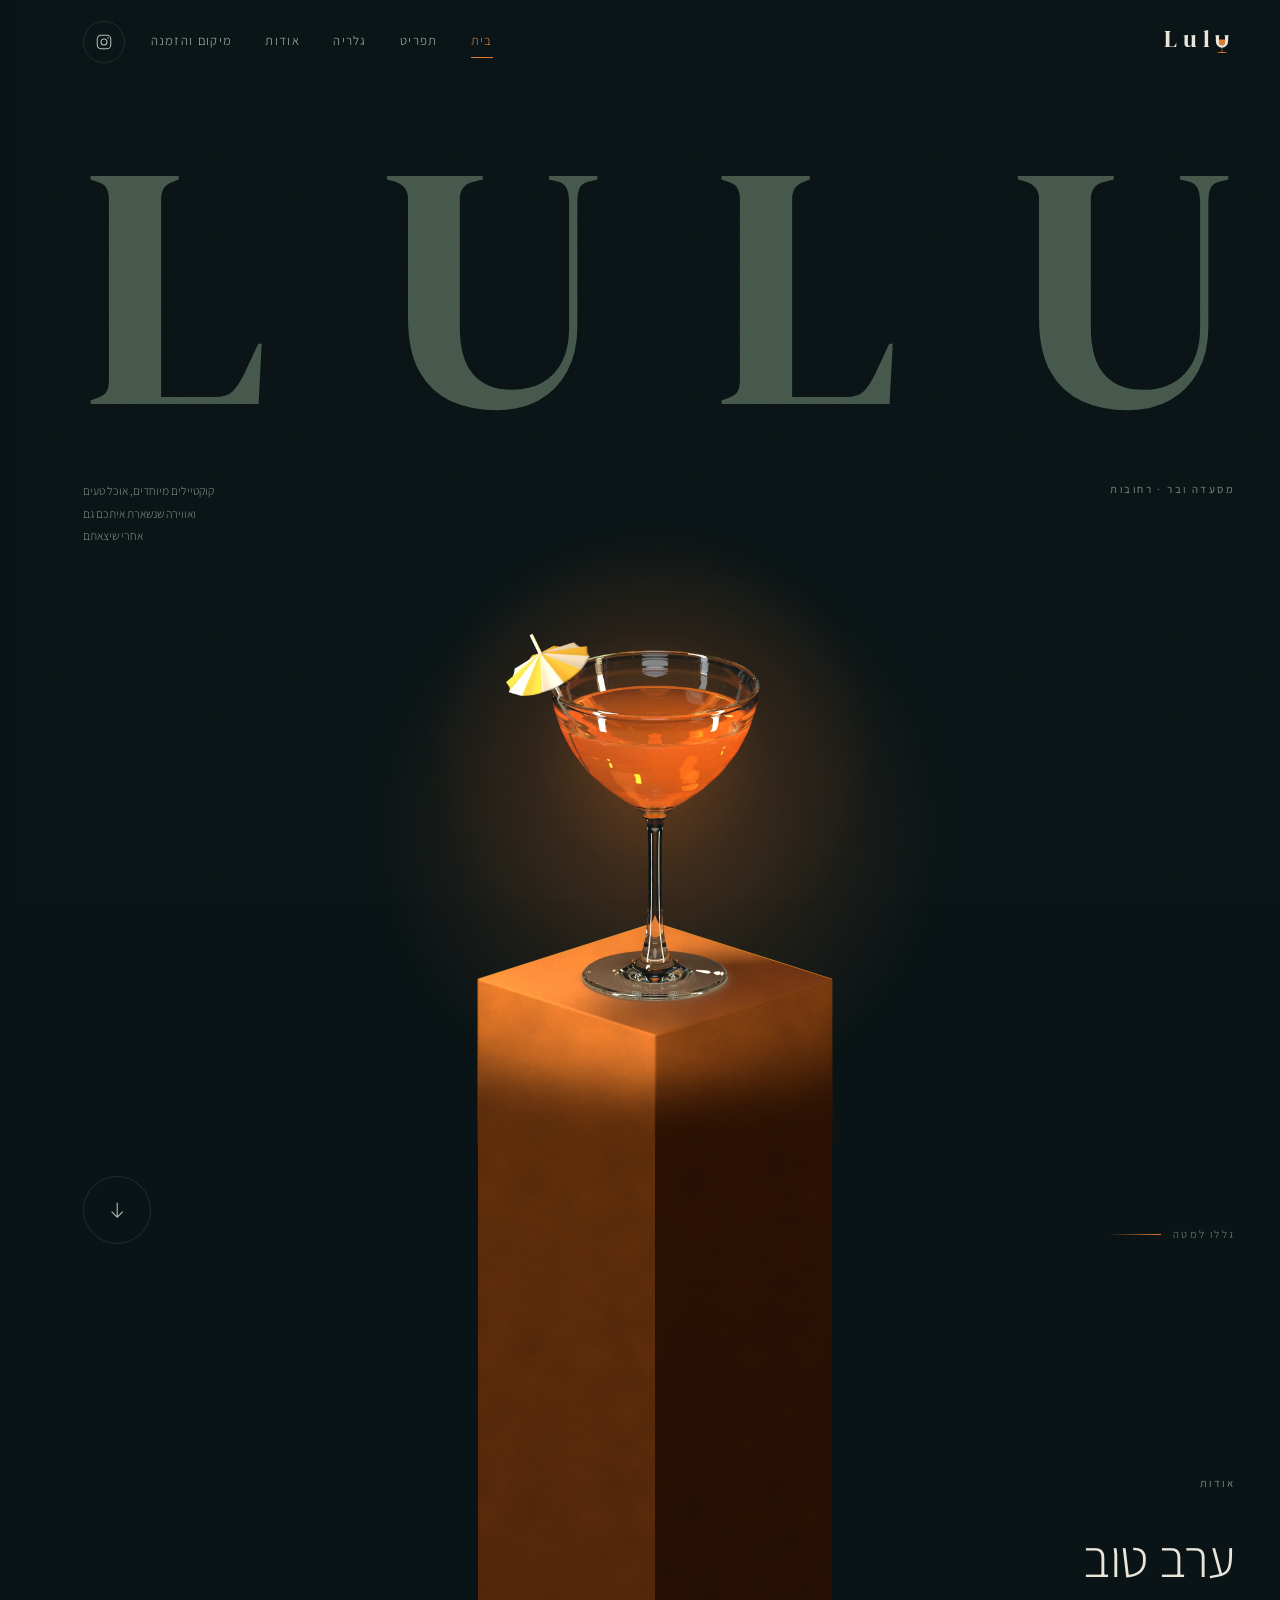
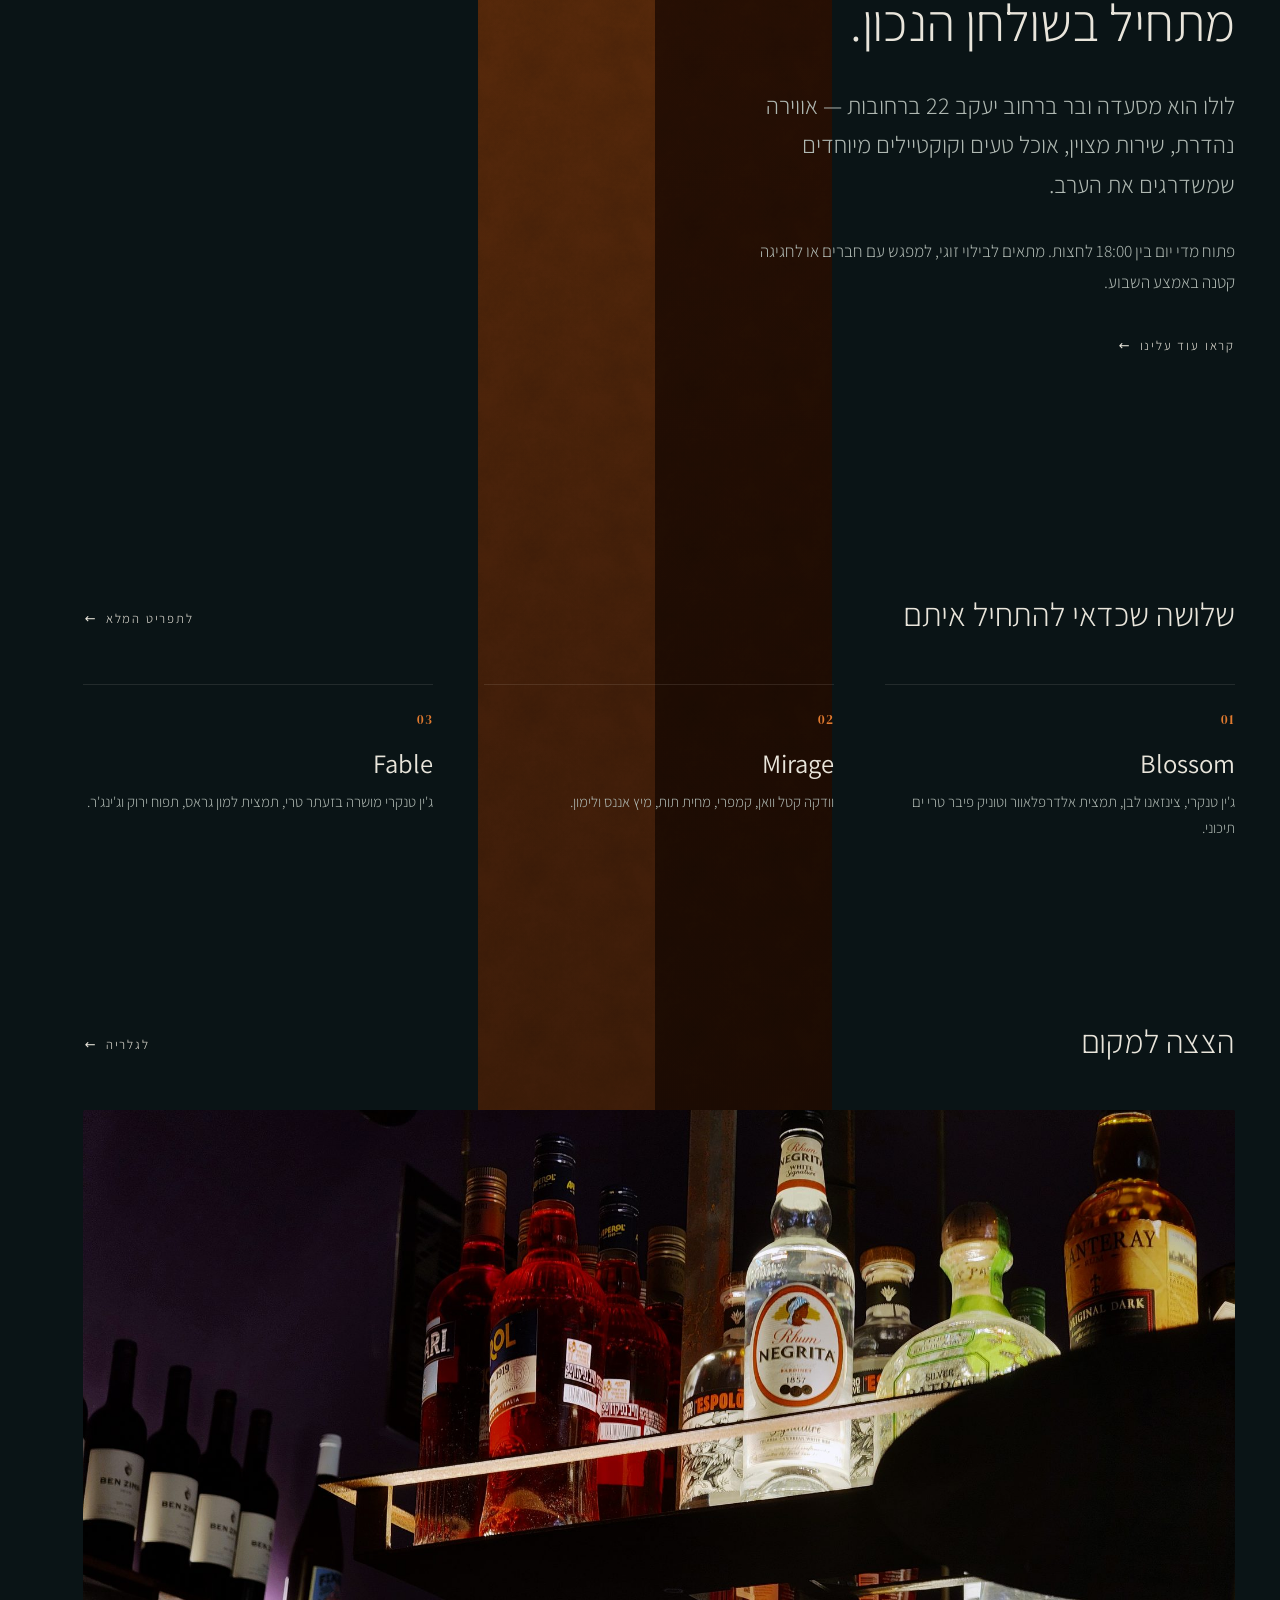
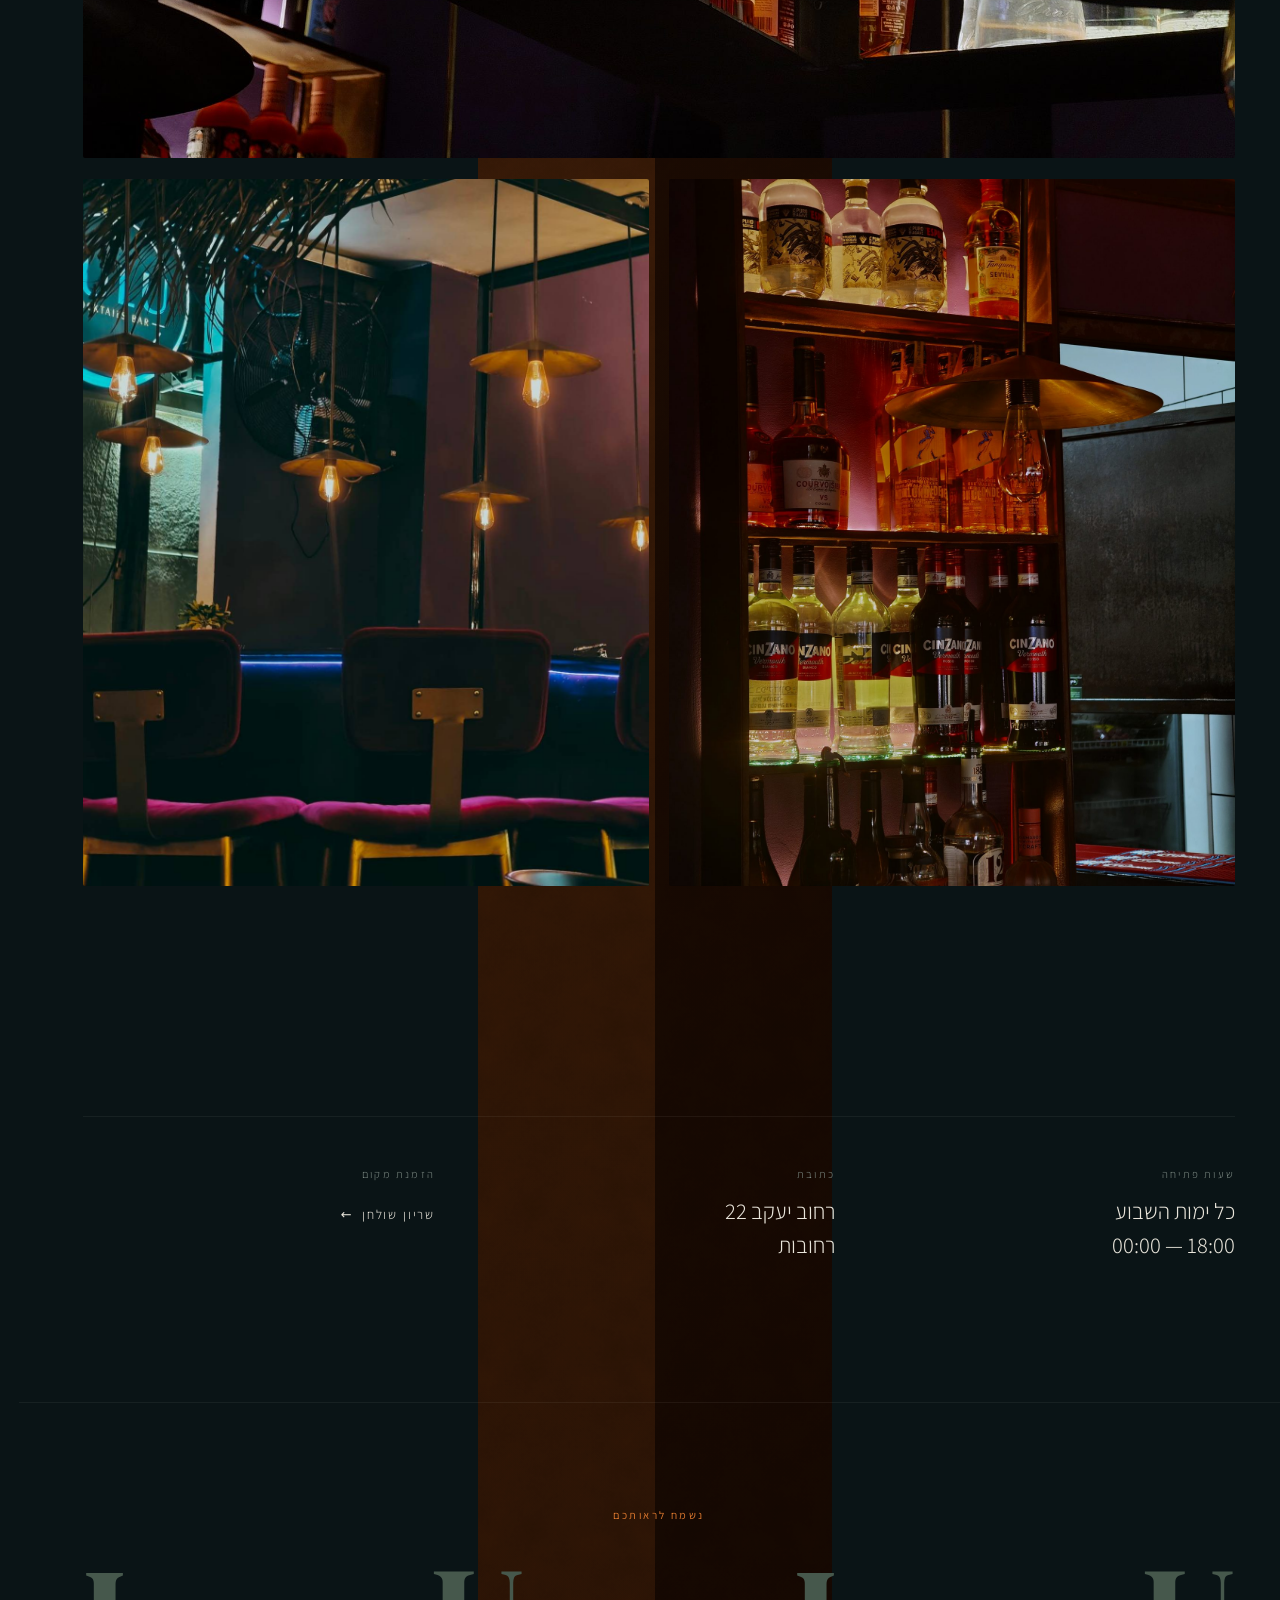
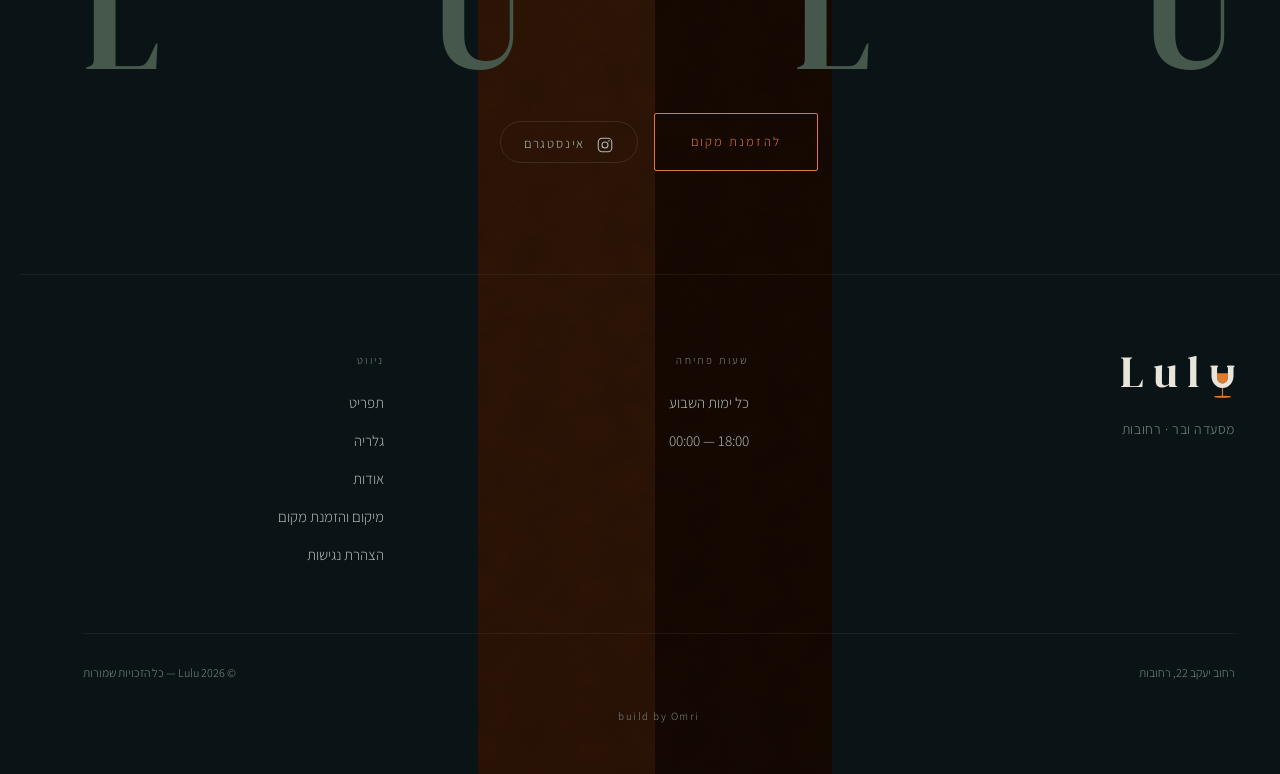
<file: index.html>
<!DOCTYPE html>
<html lang="he" dir="rtl">
<head>
<meta charset="UTF-8">
<meta name="viewport" content="width=device-width, initial-scale=1, viewport-fit=cover">
<title>Lulu — מסעדה ובר ברחובות</title>
<meta name="description" content="Lulu — מסעדה ובר ברחוב יעקב 22 ברחובות. קוקטיילים מיוחדים, אוכל טעים ואווירה נהדרת. פתוח כל יום בין 18:00 לחצות.">
<meta name="theme-color" content="#0a1416">
<meta name="color-scheme" content="dark">
<meta property="og:type" content="website">
<meta property="og:site_name" content="Lulu">
<meta property="og:locale" content="he_IL">
<meta property="og:title" content="Lulu — מסעדה ובר ברחובות">
<meta property="og:description" content="Lulu — מסעדה ובר ברחוב יעקב 22 ברחובות. קוקטיילים מיוחדים, אוכל טעים ואווירה נהדרת. פתוח כל יום בין 18:00 לחצות.">
<meta name="twitter:card" content="summary">

<link rel="preload" href="assets/fonts/DMSerifDisplay-Regular.woff2" as="font" type="font/woff2" crossorigin>
<link rel="preconnect" href="https://fonts.googleapis.com">
<link rel="preconnect" href="https://fonts.gstatic.com" crossorigin>
<link href="https://fonts.googleapis.com/css2?family=Assistant:wght@200;300;400;500;600&display=swap" rel="stylesheet">
<link rel="icon" href="assets/favicon.svg" type="image/svg+xml">
<link rel="stylesheet" href="assets/css/style.css">

<script>
  /* Enable reveal animations only if the site's JS actually runs.
     If main.js never confirms, drop the flag so nothing stays hidden. */
  (function () {
    var d = document.documentElement;
    if (window.matchMedia && window.matchMedia("(prefers-reduced-motion: reduce)").matches) return;
    d.classList.add("js");
    setTimeout(function () { if (!window.__luluReady) d.classList.remove("js"); }, 3000);
  })();
</script>
<script type="application/ld+json">
{
  "@context": "https://schema.org",
  "@type": "BarOrPub",
  "name": "Lulu",
  "description": "בר קוקטיילים אינטימי וקסום בלב רחובות, עם אווירה ביתית, חמימה ומיוחדת.",
  "servesCuisine": [
    "קוקטיילים",
    "אוכל"
  ],
  "address": {
    "@type": "PostalAddress",
    "streetAddress": "יעקב 22",
    "addressLocality": "רחובות",
    "addressCountry": "IL"
  },
  "openingHoursSpecification": [
    {
      "@type": "OpeningHoursSpecification",
      "dayOfWeek": [
        "Sunday",
        "Monday",
        "Tuesday",
        "Wednesday",
        "Thursday",
        "Friday",
        "Saturday"
      ],
      "opens": "18:00",
      "closes": "00:00"
    }
  ],
  "sameAs": [
    "https://www.instagram.com/lulu.cocktail.bar/"
  ]
}
</script>
</head>
<body>

<a class="skip-link" href="#main">דילוג לתוכן המרכזי</a>

<header class="nav" data-nav>
  <div class="nav__inner">
    <a class="brand" href="index.html">Lul<img class="brand__u" src="assets/brand-u.svg" alt="u" width="134" height="200"></a>

    <div class="nav__right">
      <nav class="nav__links" aria-label="ניווט ראשי">
        <a class="nav__link" href="index.html" aria-current="page">בית</a>
        <a class="nav__link" href="menu.html">תפריט</a>
        <a class="nav__link" href="gallery.html">גלריה</a>
        <a class="nav__link" href="about.html">אודות</a>
        <a class="nav__link" href="location.html">מיקום והזמנה</a>
      </nav>

      <!-- Instagram — deliberately inert until the account link is supplied -->
      <a class="ig-btn" href="https://www.instagram.com/lulu.cocktail.bar/" target="_blank" rel="noopener noreferrer" aria-label="אינסטגרם">
        <svg viewBox="0 0 24 24" fill="none" stroke="currentColor" stroke-width="1.4" aria-hidden="true">
          <rect x="3" y="3" width="18" height="18" rx="5"/>
          <circle cx="12" cy="12" r="4"/>
          <circle cx="17.3" cy="6.7" r="1.1" fill="currentColor" stroke="none"/>
        </svg>
      </a>

      <button class="nav__toggle" type="button" data-nav-toggle aria-label="פתיחת תפריט" aria-expanded="false">
        <span></span>
      </button>
    </div>
  </div>
</header>

<div class="mobile-menu" data-mobile-menu aria-hidden="true">
  <a href="index.html" aria-current="page">בית</a>
  <a href="menu.html">תפריט</a>
  <a href="gallery.html">גלריה</a>
  <a href="about.html">אודות</a>
  <a href="location.html">מיקום והזמנת מקום</a>
  <a class="ig-btn ig-btn--wide" href="https://www.instagram.com/lulu.cocktail.bar/" target="_blank" rel="noopener noreferrer">
    <svg viewBox="0 0 24 24" fill="none" stroke="currentColor" stroke-width="1.4" aria-hidden="true">
      <rect x="3" y="3" width="18" height="18" rx="5"/>
      <circle cx="12" cy="12" r="4"/>
      <circle cx="17.3" cy="6.7" r="1.1" fill="currentColor" stroke="none"/>
    </svg>
    אינסטגרם
  </a>
</div>

<!-- the block, carried on down the page behind the content -->
<div class="plinth" data-plinth aria-hidden="true"><span></span><span></span></div>

<main id="main">

  <!-- ============ hero ============ -->
  <section class="hero">
    <div class="wrap">
      <h1 class="visually-hidden">Lulu — מסעדה ובר ברחוב יעקב 22, רחובות</h1>

      <div class="wordmark" aria-hidden="true">
        <span>L</span><span>U</span><span>L</span><span>U</span>
      </div>

      <div class="hero__meta">
        <p class="eyebrow reveal reveal-d1">מסעדה ובר · רחובות</p>
        <span></span>
        <p class="hero__note reveal reveal-d2">
          קוקטיילים מיוחדים, אוכל טעים ואווירה שנשארת איתכם גם אחרי שיצאתם
        </p>
      </div>
    </div>

    <div class="wrap hero__stage">
      <div class="hero__glow" aria-hidden="true"></div>

      <!-- The coupe. Hand-drawn SVG: the reference is flat vector gradients,
           so this matches it far better than a lit 3D mesh — and it costs a
           few KB with no WebGL, no library and no per-frame render pass. -->
      <div class="hero__art reveal reveal-d2" aria-hidden="true">
        <div class="hero__art-lean" data-art>
          <svg viewBox="0 0 620 780" xmlns="http://www.w3.org/2000/svg" focusable="false">
            <defs>
              <radialGradient id="lu-glow" cx="50%" cy="50%" r="50%">
                <stop offset="0%" stop-color="#e07a2f" stop-opacity="0.34"/>
                <stop offset="52%" stop-color="#c25f22" stop-opacity="0.09"/>
                <stop offset="100%" stop-color="#e07a2f" stop-opacity="0"/>
              </radialGradient>

              <linearGradient id="lu-cube-top" x1="0.1" y1="0" x2="0.9" y2="1">
                <stop offset="0%" stop-color="#f0a044"/>
                <stop offset="55%" stop-color="#d1781f"/>
                <stop offset="100%" stop-color="#a85a17"/>
              </linearGradient>
              <!-- The tail of both faces flattens out, so the gradient arrives
                   at the join at roughly the same rate the CSS column leaves it.
                   A step in the rate of change creases the seam even when the
                   colours either side of it match exactly. -->
              <linearGradient id="lu-cube-left" x1="0" y1="0" x2="0" y2="1">
                <stop offset="0%" stop-color="#d97d22"/>
                <stop offset="44%" stop-color="#ac5a16"/>
                <stop offset="76%" stop-color="#6f350c"/>
                <stop offset="92%" stop-color="#66310b"/>
                <stop offset="100%" stop-color="#65300b"/>
              </linearGradient>
              <linearGradient id="lu-cube-right" x1="0" y1="0" x2="0" y2="1">
                <stop offset="0%" stop-color="#8a4411"/>
                <stop offset="46%" stop-color="#5c2609"/>
                <stop offset="78%" stop-color="#351506"/>
                <stop offset="92%" stop-color="#2f1204"/>
                <stop offset="100%" stop-color="#2e1204"/>
              </linearGradient>
            </defs>

            <!-- night glow behind the drink -->
            <circle cx="300" cy="290" r="285" fill="url(#lu-glow)"/>

            <!-- the drawn block: only seen if the render below fails to load -->
            <path d="M305,505 L525,575 L305,645 L85,575 Z" fill="url(#lu-cube-top)"/>
            <path d="M85,575 L305,645 L305,780 L85,780 Z" fill="url(#lu-cube-left)"/>
            <path d="M305,645 L525,575 L525,780 L305,780 Z" fill="url(#lu-cube-right)"/>

            <!-- The block, the glass, the drink and the parasol are one Cycles
                 render (tools/glass/make_glass.py), from this artwork's angle
                 and covering the drawn block exactly. -->
            <image id="lu-coupe" href="assets/img/coupe.webp" x="84.62" y="146.15" width="440.77" height="633.85"/>
          </svg>
        </div>
      </div>
    </div>

    <div class="wrap hero__foot">
      <p class="scroll-hint reveal reveal-d3">גללו למטה</p>
      <a class="circle-btn reveal reveal-d3" href="#intro" aria-label="המשך לתוכן">
        <svg viewBox="0 0 24 24" fill="none" stroke="currentColor" stroke-width="1.2" aria-hidden="true">
          <path d="M12 4v15M6 13.5l6 6 6-6"/>
        </svg>
      </a>
    </div>
  </section>

  <!-- ============ intro ============ -->
  <section class="section" id="intro">
    <div class="wrap">
      <div class="stack stack--measure">
        <p class="eyebrow reveal">אודות</p>
        <h2 class="h-serif reveal reveal-d1">ערב טוב<br>מתחיל בשולחן הנכון.</h2>
        <p class="lede reveal reveal-d2">
          לולו הוא מסעדה ובר ברחוב יעקב 22 ברחובות — אווירה נהדרת, שירות מצוין,
          אוכל טעים וקוקטיילים מיוחדים שמשדרגים את הערב.
        </p>
        <p class="reveal reveal-d2 dim">
          פתוח מדי יום בין 18:00 לחצות. מתאים לבילוי זוגי, למפגש עם חברים
          או לחגיגה קטנה באמצע השבוע.
        </p>
        <p class="reveal reveal-d3">
          <a class="link" href="about.html">קראו עוד עלינו <span class="arw" aria-hidden="true">→</span></a>
        </p>
      </div>
    </div>
  </section>

  <!-- ============ signature ============ -->
  <section class="section section--tight">
    <div class="wrap">
      <div class="page-head__row">
        <h2 class="h-serif h-serif--sm reveal">שלושה שכדאי להתחיל איתם</h2>
        <p class="reveal reveal-d1">
          <a class="link" href="menu.html">לתפריט המלא <span class="arw" aria-hidden="true">→</span></a>
        </p>
      </div>

      <div class="sig">
        <article class="sig__item reveal">
          <span class="sig__num">01</span>
          <h3 class="sig__name">Blossom</h3>
          <p class="sig__desc">ג'ין טנקרי, צינזאנו לבן, תמצית אלדרפלאוור וטוניק פיבר טרי ים תיכוני.</p>
        </article>

        <article class="sig__item reveal reveal-d1">
          <span class="sig__num">02</span>
          <h3 class="sig__name">Mirage</h3>
          <p class="sig__desc">וודקה קטל וואן, קמפרי, מחית תות, מיץ אננס ולימון.</p>
        </article>

        <article class="sig__item reveal reveal-d2">
          <span class="sig__num">03</span>
          <h3 class="sig__name">Fable</h3>
          <p class="sig__desc">ג'ין טנקרי מושרה בזעתר טרי, תמצית למון גראס, תפוח ירוק וג'ינג'ר.</p>
        </article>
      </div>
    </div>
  </section>

  <!-- ============ gallery strip ============ -->
  <section class="section section--tight">
    <div class="wrap">
      <div class="page-head__row">
        <h2 class="h-serif h-serif--sm reveal">הצצה למקום</h2>
        <p class="reveal reveal-d1">
          <a class="link" href="gallery.html">לגלריה <span class="arw" aria-hidden="true">→</span></a>
        </p>
      </div>

      <div class="grid-gal">
        <a class="tile tile--link tile--banner reveal" href="gallery.html">
          <img src="photos/bar-02.jpg" alt="מדפי הבר של לולו בשעת ערב" width="2000" height="1500" loading="lazy" decoding="async">
        </a>
        <a class="tile tile--link tile--p3 reveal reveal-d1" href="gallery.html">
          <img src="photos/bar-01.jpg" alt="מדף הבקבוקים מואר באור חם" width="1500" height="2000" loading="lazy" decoding="async">
        </a>
        <a class="tile tile--link tile--p3 reveal reveal-d2" href="gallery.html">
          <img src="photos/bar-04.jpg" alt="מושבי בר קטיפה ונברשות נורות תחת השלט של לולו" width="2000" height="1500" loading="lazy" decoding="async" style="object-position: 8% 50%">
        </a>
      </div>
    </div>
  </section>

  <!-- ============ visit ============ -->
  <section class="section">
    <div class="wrap">
      <div class="facts">
        <div class="reveal">
          <p class="fact__k">שעות פתיחה</p>
          <p class="fact__v">כל ימות השבוע<br>18:00 — 00:00</p>
        </div>
        <div class="reveal reveal-d1">
          <p class="fact__k">כתובת</p>
          <p class="fact__v">רחוב יעקב 22<br>רחובות</p>
        </div>
        <div class="reveal reveal-d2">
          <p class="fact__k">הזמנת מקום</p>
          <p class="fact__v">
            <a class="link" href="location.html">שריון שולחן <span class="arw" aria-hidden="true">→</span></a>
          </p>
        </div>
      </div>
    </div>
  </section>

  <!-- ============ band ============ -->
  <section class="band">
    <div class="wrap">
      <p class="eyebrow eyebrow--amber reveal">נשמח לראותכם</p>
      <div class="wordmark wordmark--sm reveal reveal-d1" aria-hidden="true">
        <span>L</span><span>U</span><span>L</span><span>U</span>
      </div>
      <div class="band__actions reveal reveal-d2">
        <a class="btn" href="location.html">להזמנת מקום</a>
        <a class="ig-btn ig-btn--wide" href="https://www.instagram.com/lulu.cocktail.bar/" target="_blank" rel="noopener noreferrer">
          <svg viewBox="0 0 24 24" fill="none" stroke="currentColor" stroke-width="1.4" aria-hidden="true">
            <rect x="3" y="3" width="18" height="18" rx="5"/>
            <circle cx="12" cy="12" r="4"/>
            <circle cx="17.3" cy="6.7" r="1.1" fill="currentColor" stroke="none"/>
          </svg>
          אינסטגרם
        </a>
      </div>
    </div>
  </section>

</main>

<footer class="footer">
  <div class="wrap">
    <div class="footer__grid">
      <div>
        <div class="footer__brand">Lul<img class="footer__brand-u" src="assets/brand-u.svg" alt="u" width="134" height="200"></div>
        <p class="footer__tag">מסעדה ובר · רחובות</p>
      </div>

      <div>
        <p class="footer__k">שעות פתיחה</p>
        <ul class="footer__list">
          <li><span>כל ימות השבוע</span></li>
          <li><span>18:00 — 00:00</span></li>
        </ul>
      </div>

      <div>
        <p class="footer__k">ניווט</p>
        <ul class="footer__list">
          <li><a href="menu.html">תפריט</a></li>
          <li><a href="gallery.html">גלריה</a></li>
          <li><a href="about.html">אודות</a></li>
          <li><a href="location.html">מיקום והזמנת מקום</a></li>
          <li><a href="accessibility.html">הצהרת נגישות</a></li>
        </ul>
      </div>
    </div>

    <div class="footer__bottom">
      <span>רחוב יעקב 22, רחובות</span>
      <span>© 2026 Lulu — כל הזכויות שמורות</span>
    </div>
    <p class="footer__credit">build by Omri</p>
  </div>
</footer>

<script src="assets/js/main.js"></script>

</body>
</html>
</file>
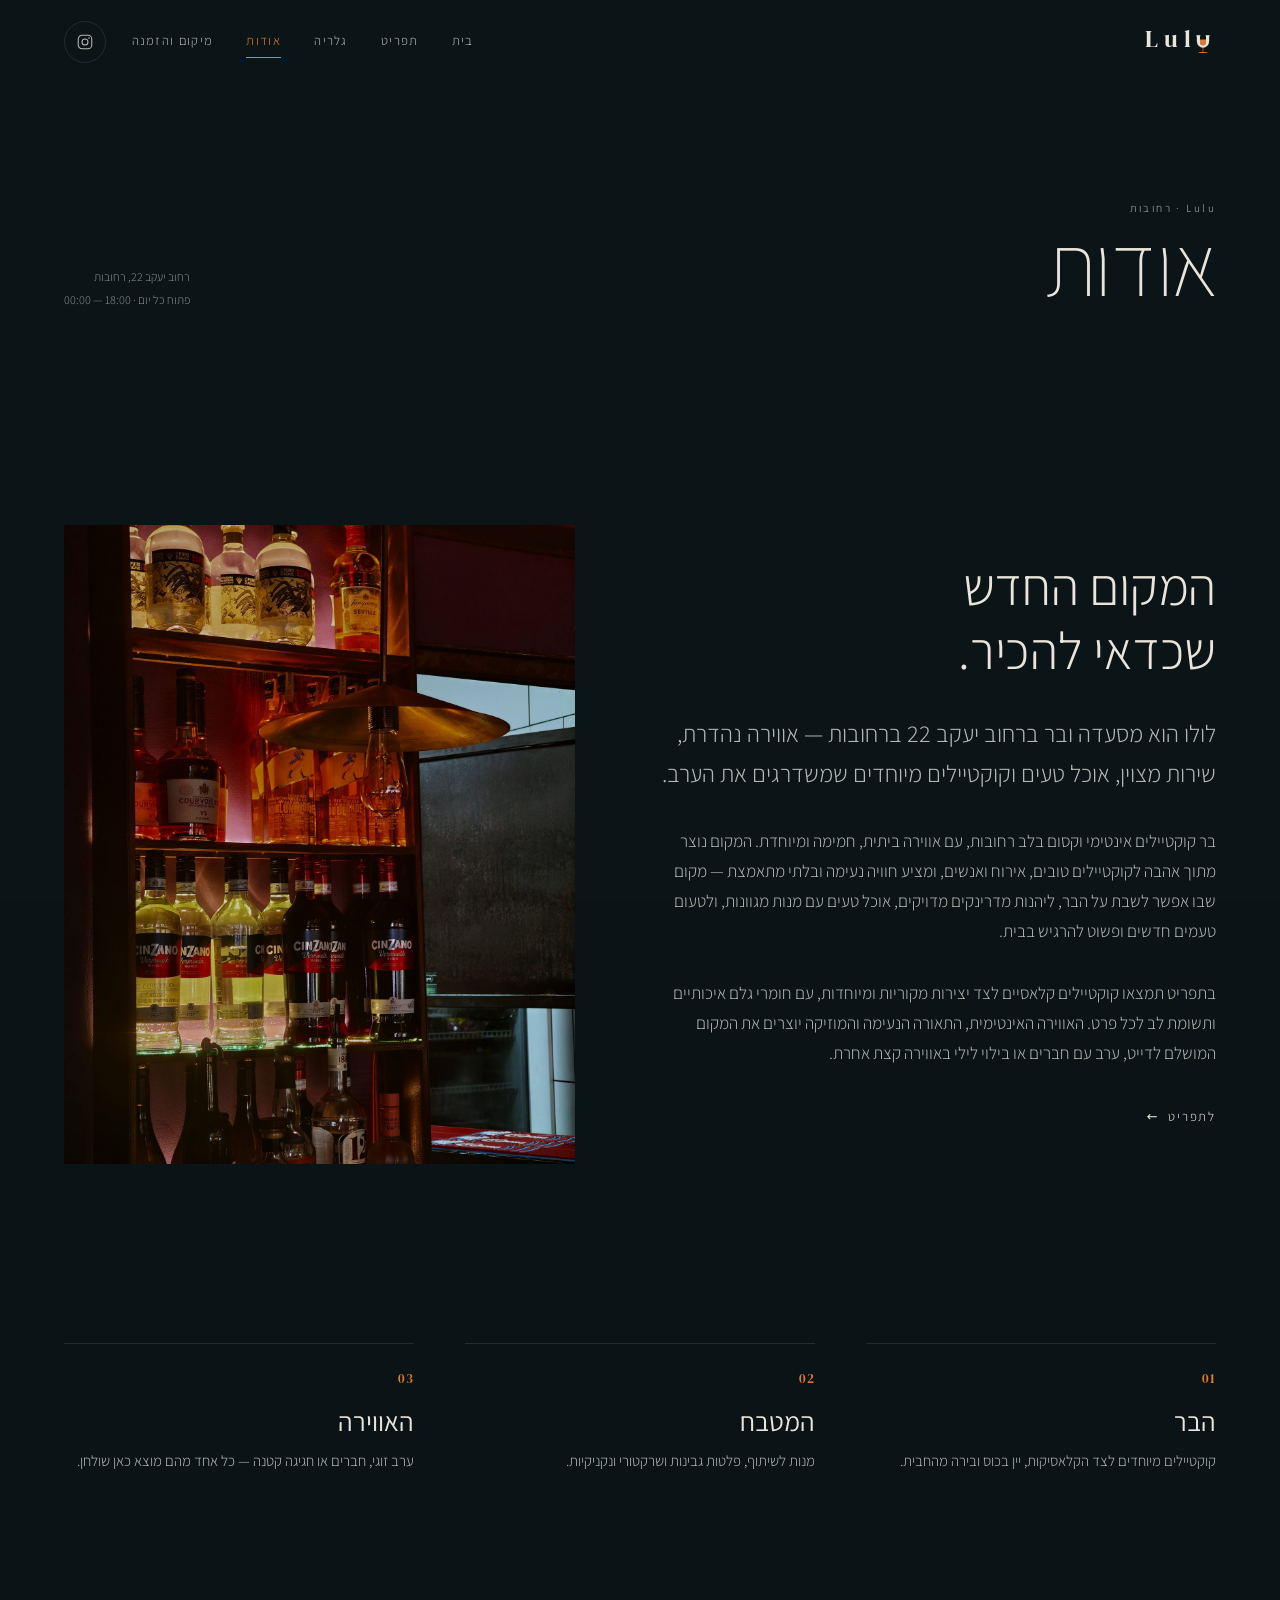
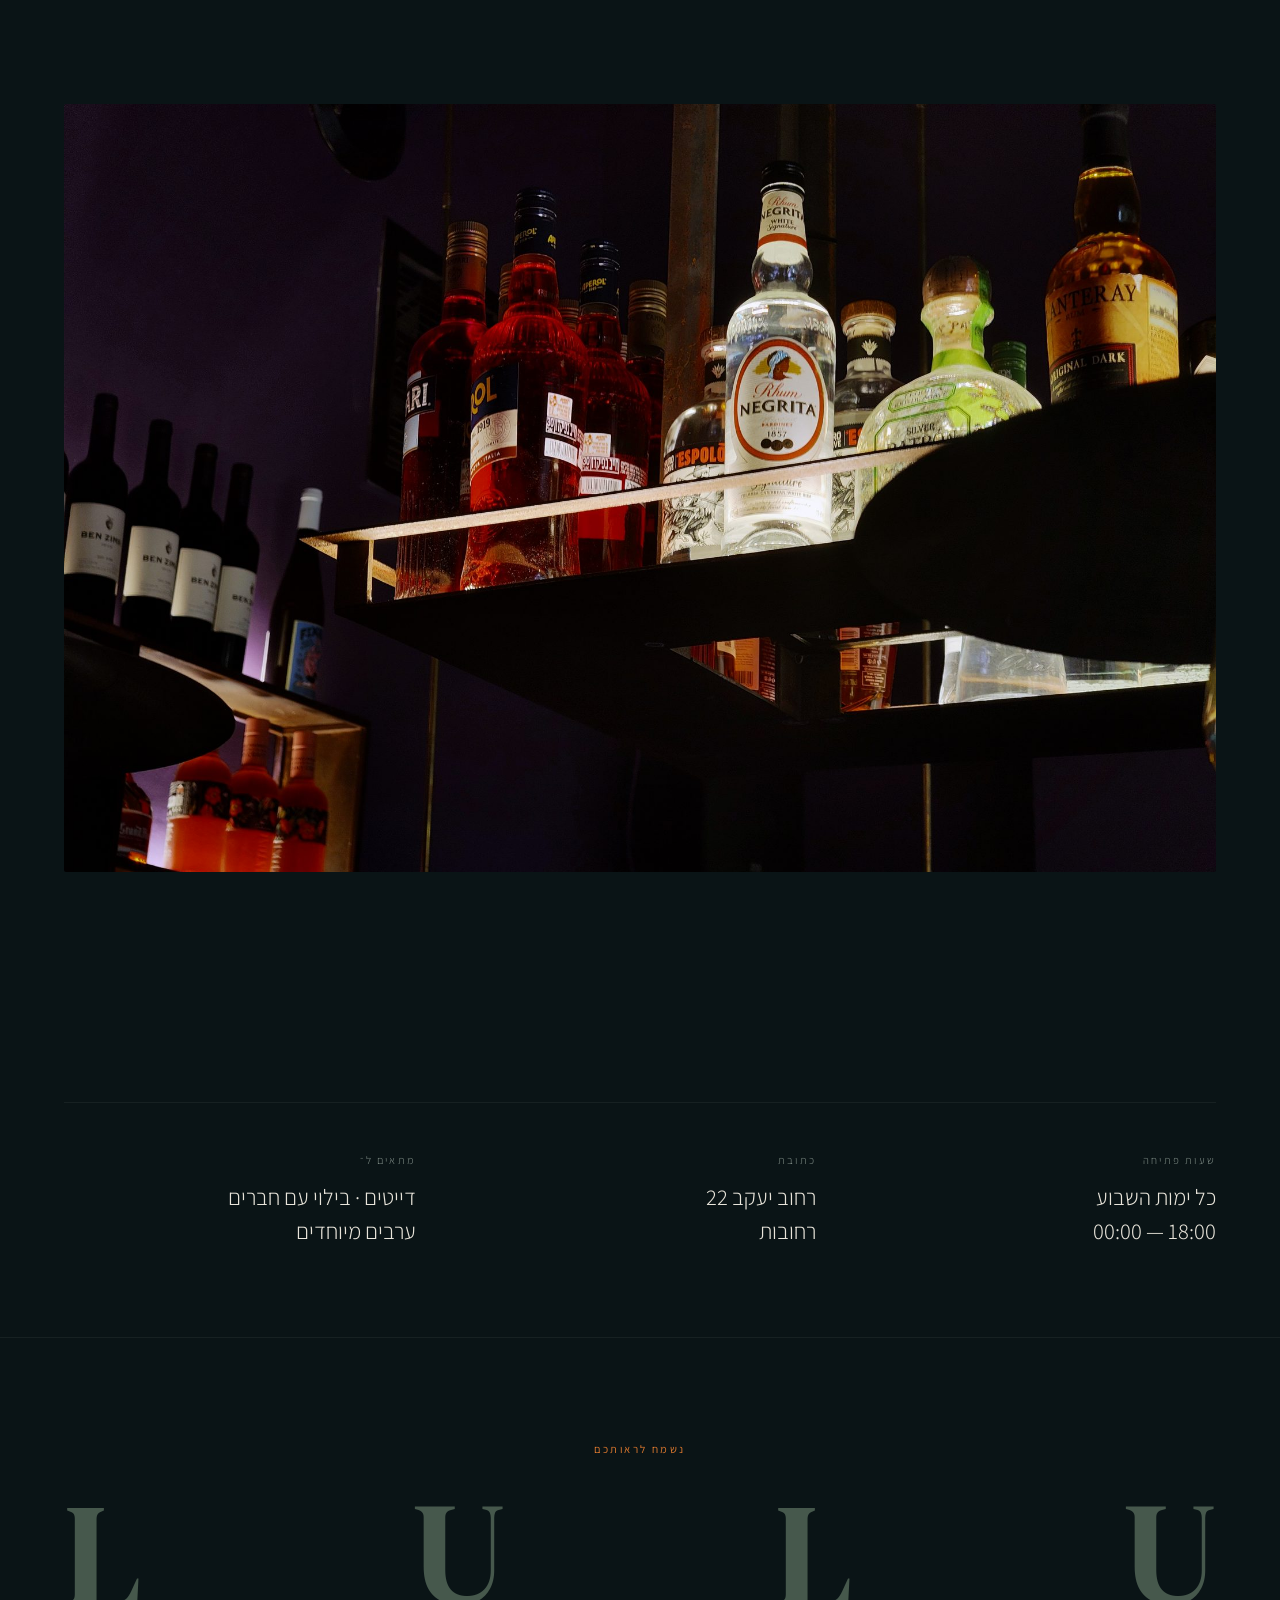
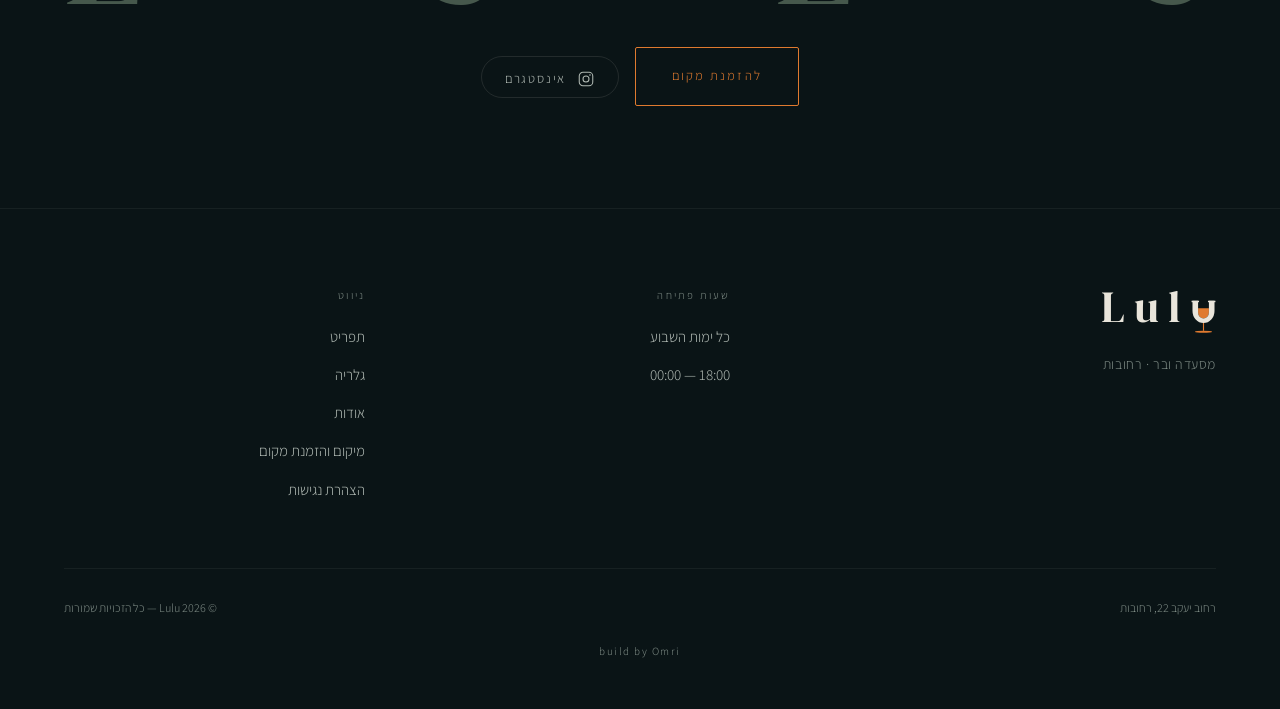
<file: about.html>
<!DOCTYPE html>
<html lang="he" dir="rtl">
<head>
<meta charset="UTF-8">
<meta name="viewport" content="width=device-width, initial-scale=1, viewport-fit=cover">
<title>אודות — Lulu</title>
<meta name="description" content="על Lulu — מסעדה ובר ברחוב יעקב 22 ברחובות. פתוח כל יום בין 18:00 לחצות.">
<meta name="theme-color" content="#0a1416">
<meta name="color-scheme" content="dark">
<meta property="og:type" content="website">
<meta property="og:site_name" content="Lulu">
<meta property="og:locale" content="he_IL">
<meta property="og:title" content="אודות — Lulu">
<meta property="og:description" content="על Lulu — מסעדה ובר ברחוב יעקב 22 ברחובות. פתוח כל יום בין 18:00 לחצות.">
<meta name="twitter:card" content="summary">

<link rel="preload" href="assets/fonts/DMSerifDisplay-Regular.woff2" as="font" type="font/woff2" crossorigin>
<link rel="preconnect" href="https://fonts.googleapis.com">
<link rel="preconnect" href="https://fonts.gstatic.com" crossorigin>
<link href="https://fonts.googleapis.com/css2?family=Assistant:wght@200;300;400;500;600&display=swap" rel="stylesheet">
<link rel="icon" href="assets/favicon.svg" type="image/svg+xml">
<link rel="stylesheet" href="assets/css/style.css">

<script>
  (function () {
    var d = document.documentElement;
    if (window.matchMedia && window.matchMedia("(prefers-reduced-motion: reduce)").matches) return;
    d.classList.add("js");
    setTimeout(function () { if (!window.__luluReady) d.classList.remove("js"); }, 3000);
  })();
</script>
</head>
<body>

<a class="skip-link" href="#main">דילוג לתוכן המרכזי</a>

<header class="nav" data-nav>
  <div class="nav__inner">
    <a class="brand" href="index.html">Lul<img class="brand__u" src="assets/brand-u.svg" alt="u" width="134" height="200"></a>
    <div class="nav__right">
      <nav class="nav__links" aria-label="ניווט ראשי">
        <a class="nav__link" href="index.html">בית</a>
        <a class="nav__link" href="menu.html">תפריט</a>
        <a class="nav__link" href="gallery.html">גלריה</a>
        <a class="nav__link" href="about.html" aria-current="page">אודות</a>
        <a class="nav__link" href="location.html">מיקום והזמנה</a>
      </nav>
      <a class="ig-btn" href="https://www.instagram.com/lulu.cocktail.bar/" target="_blank" rel="noopener noreferrer" aria-label="אינסטגרם">
        <svg viewBox="0 0 24 24" fill="none" stroke="currentColor" stroke-width="1.4" aria-hidden="true">
          <rect x="3" y="3" width="18" height="18" rx="5"/><circle cx="12" cy="12" r="4"/>
          <circle cx="17.3" cy="6.7" r="1.1" fill="currentColor" stroke="none"/>
        </svg>
      </a>
      <button class="nav__toggle" type="button" data-nav-toggle aria-label="פתיחת תפריט" aria-expanded="false">
        <span></span>
      </button>
    </div>
  </div>
</header>

<div class="mobile-menu" data-mobile-menu aria-hidden="true">
  <a href="index.html">בית</a>
  <a href="menu.html">תפריט</a>
  <a href="gallery.html">גלריה</a>
  <a href="about.html" aria-current="page">אודות</a>
  <a href="location.html">מיקום והזמנת מקום</a>
  <a class="ig-btn ig-btn--wide" href="https://www.instagram.com/lulu.cocktail.bar/" target="_blank" rel="noopener noreferrer">
    <svg viewBox="0 0 24 24" fill="none" stroke="currentColor" stroke-width="1.4" aria-hidden="true">
      <rect x="3" y="3" width="18" height="18" rx="5"/><circle cx="12" cy="12" r="4"/>
      <circle cx="17.3" cy="6.7" r="1.1" fill="currentColor" stroke="none"/>
    </svg>
    אינסטגרם
  </a>
</div>

<main id="main">

  <section class="page-head">
    <div class="wrap">
      <div class="page-head__row">
        <div>
          <p class="eyebrow reveal">Lulu · רחובות</p>
          <h1 class="page-title reveal reveal-d1">אודות</h1>
        </div>
        <p class="hero__note reveal reveal-d2">
          רחוב יעקב 22, רחובות<br>פתוח כל יום · 18:00 — 00:00
        </p>
      </div>
    </div>
  </section>

  <section class="section--tight">
    <div class="wrap split split--text-first">
      <div class="stack">
        <h2 class="h-serif reveal">המקום החדש<br>שכדאי להכיר.</h2>

        <p class="lede reveal reveal-d1">
          לולו הוא מסעדה ובר ברחוב יעקב 22 ברחובות — אווירה נהדרת, שירות מצוין,
          אוכל טעים וקוקטיילים מיוחדים שמשדרגים את הערב.
        </p>

        <!-- Real copy, supplied by the owner. -->
        <p class="reveal reveal-d2 dim">
          בר קוקטיילים אינטימי וקסום בלב רחובות, עם אווירה ביתית, חמימה
          ומיוחדת. המקום נוצר מתוך אהבה לקוקטיילים טובים, אירוח ואנשים,
          ומציע חוויה נעימה ובלתי מתאמצת — מקום שבו אפשר לשבת על הבר,
          ליהנות מדרינקים מדויקים, אוכל טעים עם מנות מגוונות, ולטעום
          טעמים חדשים ופשוט להרגיש בבית.
        </p>

        <p class="reveal reveal-d3 dim">
          בתפריט תמצאו קוקטיילים קלאסיים לצד יצירות מקוריות ומיוחדות, עם
          חומרי גלם איכותיים ותשומת לב לכל פרט. האווירה האינטימית, התאורה
          הנעימה והמוזיקה יוצרים את המקום המושלם לדייט, ערב עם חברים או
          בילוי לילי באווירה קצת אחרת.
        </p>

        <p class="reveal reveal-d4">
          <a class="link" href="menu.html">לתפריט <span class="arw" aria-hidden="true">→</span></a>
        </p>
      </div>

      <div class="figure figure--tall reveal reveal-d2">
        <img src="photos/bar-01.jpg" alt="מדף הבקבוקים של לולו מואר באור חם" width="1500" height="2000" loading="lazy" decoding="async">
      </div>
    </div>
  </section>

  <section class="section--tight">
    <div class="wrap">
      <div class="sig">
        <article class="sig__item reveal">
          <span class="sig__num">01</span>
          <h3 class="sig__name">הבר</h3>
          <p class="sig__desc">
            קוקטיילים מיוחדים לצד הקלאסיקות, יין בכוס ובירה מהחבית.
          </p>
        </article>

        <article class="sig__item reveal reveal-d1">
          <span class="sig__num">02</span>
          <h3 class="sig__name">המטבח</h3>
          <p class="sig__desc">
            מנות לשיתוף, פלטות גבינות ושרקטורי ונקניקיות.
          </p>
        </article>

        <article class="sig__item reveal reveal-d2">
          <span class="sig__num">03</span>
          <h3 class="sig__name">האווירה</h3>
          <p class="sig__desc">
            ערב זוגי, חברים או חגיגה קטנה — כל אחד מהם מוצא כאן שולחן.
          </p>
        </article>
      </div>
    </div>
  </section>

  <section class="section">
    <div class="wrap">
      <div class="figure figure--wide reveal">
        <img src="photos/bar-02.jpg" alt="מבט רחב על הבר של לולו" width="2000" height="1500" loading="lazy" decoding="async">
      </div>
    </div>
  </section>

  <section class="section--tight">
    <div class="wrap">
      <div class="facts">
        <div class="reveal">
          <p class="fact__k">שעות פתיחה</p>
          <p class="fact__v">כל ימות השבוע<br>18:00 — 00:00</p>
        </div>
        <div class="reveal reveal-d1">
          <p class="fact__k">כתובת</p>
          <p class="fact__v">רחוב יעקב 22<br>רחובות</p>
        </div>
        <div class="reveal reveal-d2">
          <p class="fact__k">מתאים ל־</p>
          <p class="fact__v">דייטים · בילוי עם חברים<br>ערבים מיוחדים</p>
        </div>
      </div>
    </div>
  </section>

  <section class="band">
    <div class="wrap">
      <p class="eyebrow eyebrow--amber reveal">נשמח לראותכם</p>
      <div class="wordmark wordmark--sm reveal reveal-d1" aria-hidden="true">
        <span>L</span><span>U</span><span>L</span><span>U</span>
      </div>
      <div class="band__actions reveal reveal-d2">
        <a class="btn" href="location.html">להזמנת מקום</a>
        <a class="ig-btn ig-btn--wide" href="https://www.instagram.com/lulu.cocktail.bar/" target="_blank" rel="noopener noreferrer">
          <svg viewBox="0 0 24 24" fill="none" stroke="currentColor" stroke-width="1.4" aria-hidden="true">
            <rect x="3" y="3" width="18" height="18" rx="5"/><circle cx="12" cy="12" r="4"/>
            <circle cx="17.3" cy="6.7" r="1.1" fill="currentColor" stroke="none"/>
          </svg>
          אינסטגרם
        </a>
      </div>
    </div>
  </section>

</main>

<footer class="footer">
  <div class="wrap">
    <div class="footer__grid">
      <div>
        <div class="footer__brand">Lul<img class="footer__brand-u" src="assets/brand-u.svg" alt="u" width="134" height="200"></div>
        <p class="footer__tag">מסעדה ובר · רחובות</p>
      </div>
      <div>
        <p class="footer__k">שעות פתיחה</p>
        <ul class="footer__list">
          <li><span>כל ימות השבוע</span></li>
          <li><span>18:00 — 00:00</span></li>
        </ul>
      </div>
      <div>
        <p class="footer__k">ניווט</p>
        <ul class="footer__list">
          <li><a href="menu.html">תפריט</a></li>
          <li><a href="gallery.html">גלריה</a></li>
          <li><a href="about.html">אודות</a></li>
          <li><a href="location.html">מיקום והזמנת מקום</a></li>
          <li><a href="accessibility.html">הצהרת נגישות</a></li>
        </ul>
      </div>
    </div>
    <div class="footer__bottom">
      <span>רחוב יעקב 22, רחובות</span>
      <span>© 2026 Lulu — כל הזכויות שמורות</span>
    </div>
    <p class="footer__credit">build by Omri</p>
  </div>
</footer>

<script src="assets/js/main.js"></script>
</body>
</html>
</file>
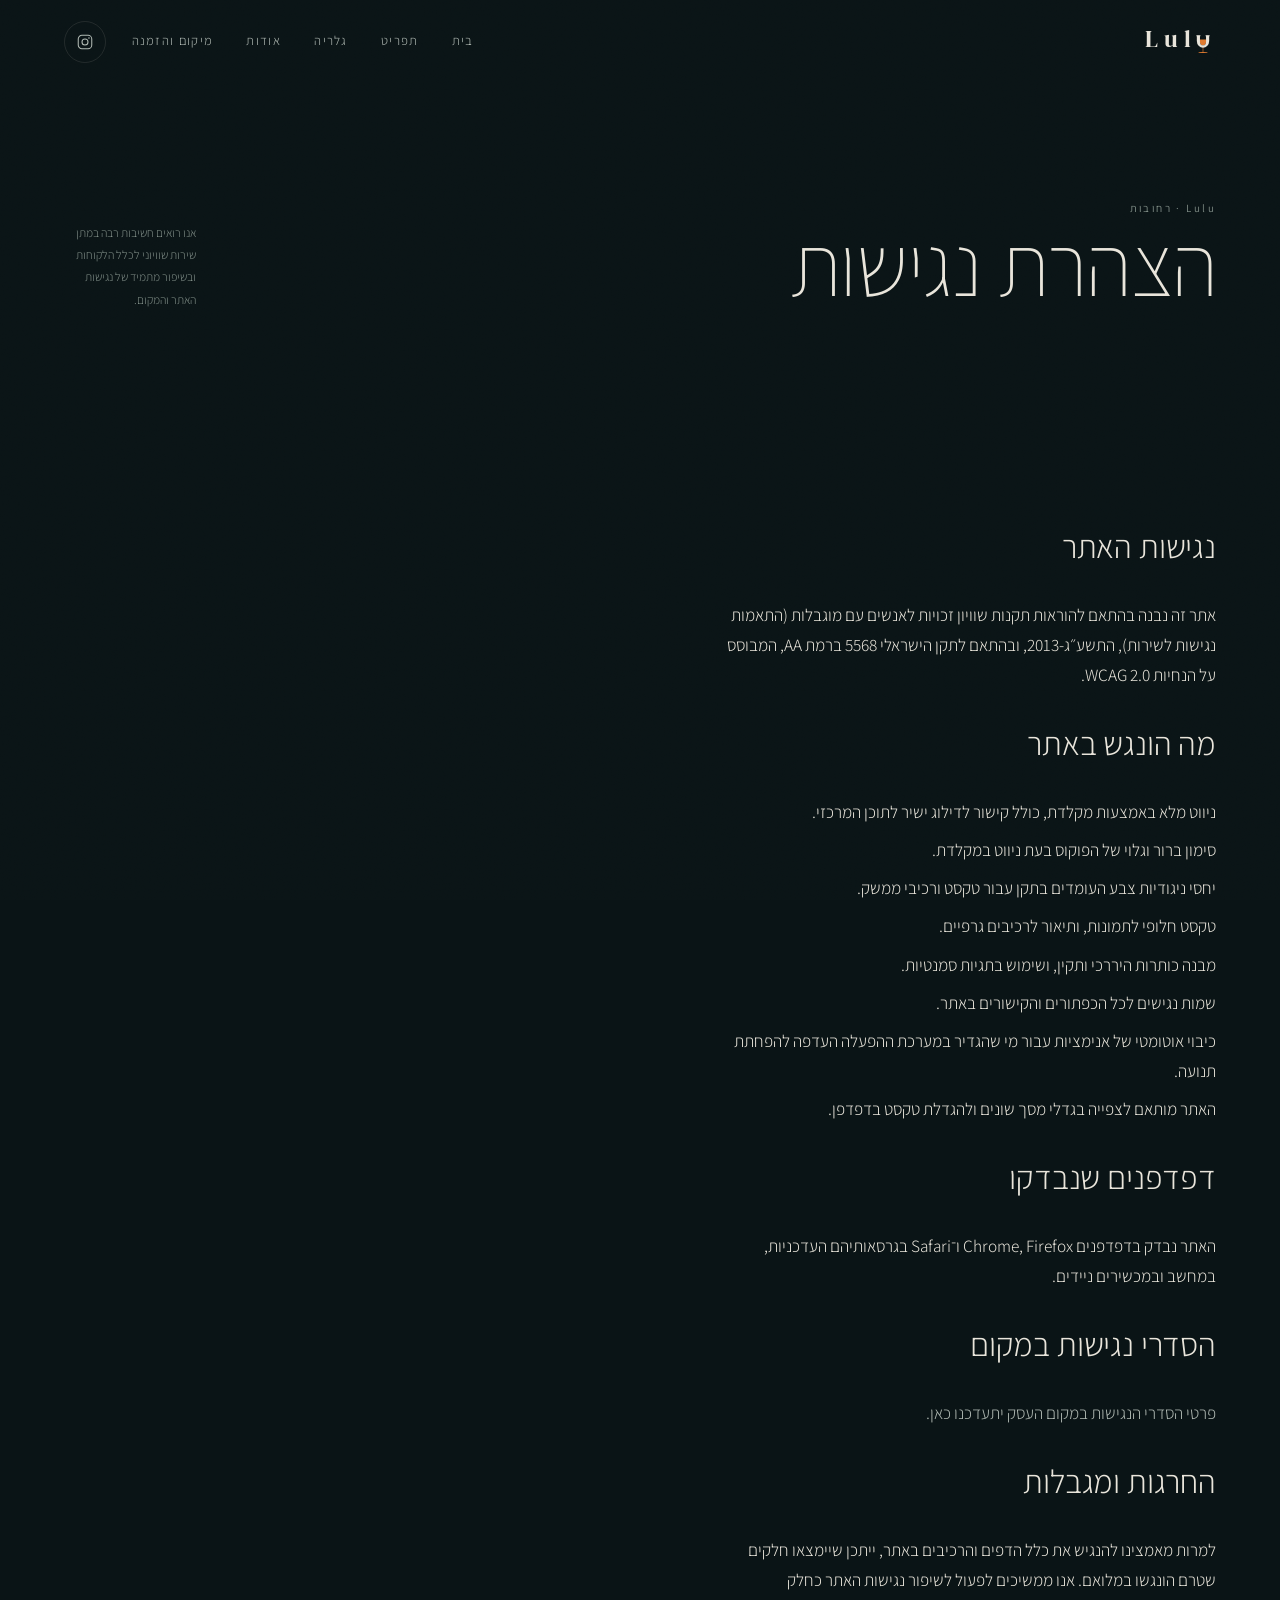
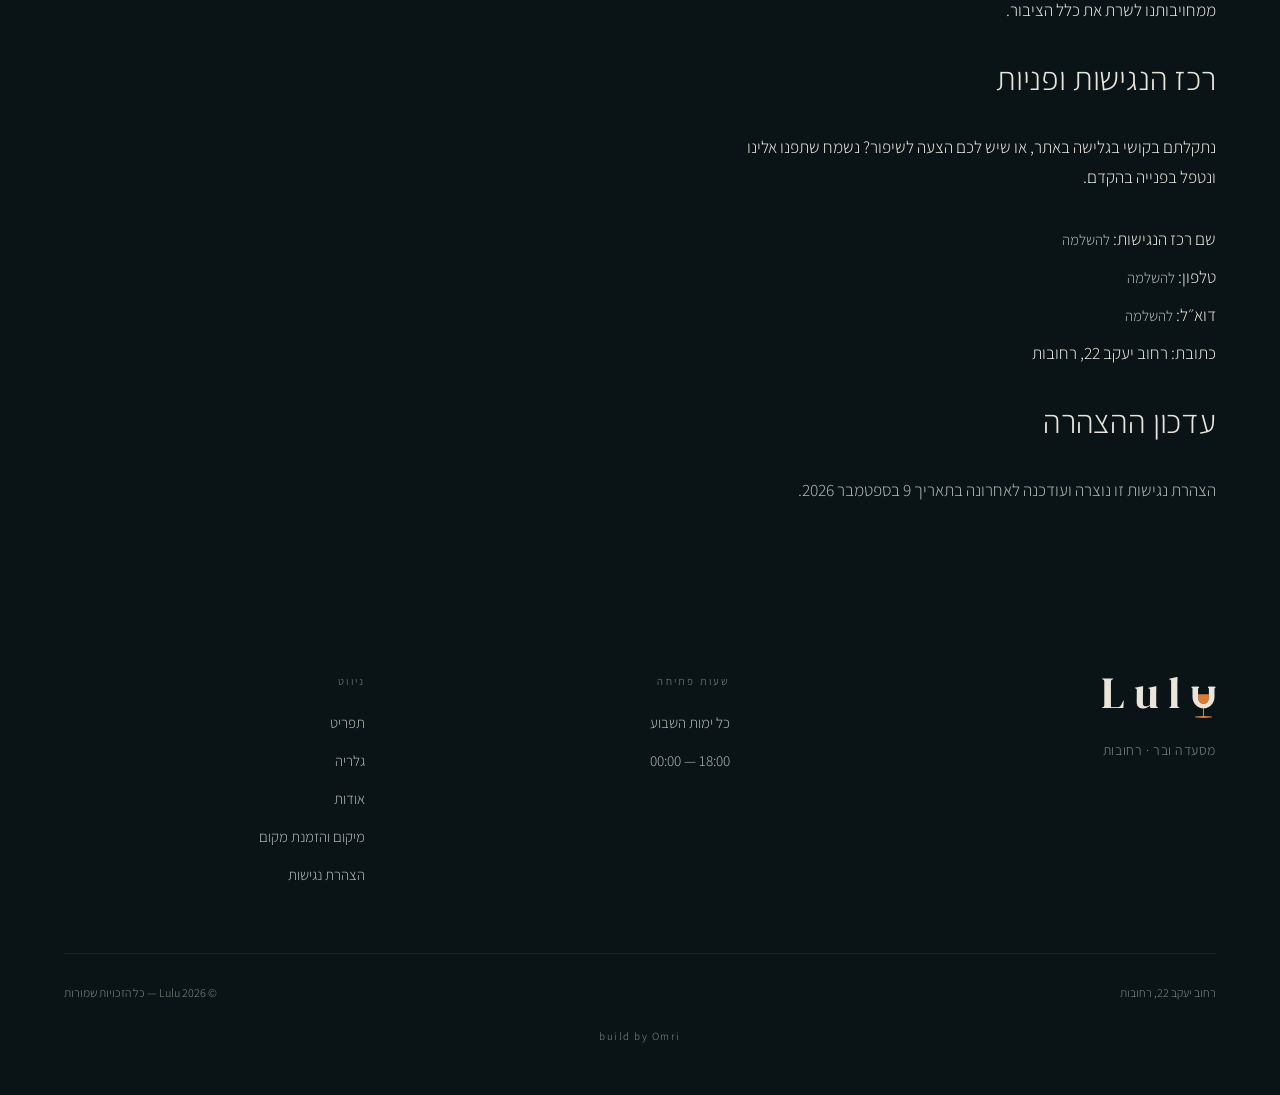
<file: accessibility.html>
<!DOCTYPE html>
<html lang="he" dir="rtl">
<head>
<meta charset="UTF-8">
<meta name="viewport" content="width=device-width, initial-scale=1, viewport-fit=cover">
<title>הצהרת נגישות — Lulu</title>
<meta name="description" content="הצהרת הנגישות של אתר Lulu — מסעדה ובר ברחוב יעקב 22 ברחובות.">
<meta name="theme-color" content="#0a1416">
<meta name="color-scheme" content="dark">
<meta property="og:type" content="website">
<meta property="og:site_name" content="Lulu">
<meta property="og:locale" content="he_IL">
<meta property="og:title" content="הצהרת נגישות — Lulu">
<meta property="og:description" content="הצהרת הנגישות של אתר Lulu — מסעדה ובר ברחוב יעקב 22 ברחובות.">
<meta name="twitter:card" content="summary">

<link rel="preload" href="assets/fonts/DMSerifDisplay-Regular.woff2" as="font" type="font/woff2" crossorigin>
<link rel="preconnect" href="https://fonts.googleapis.com">
<link rel="preconnect" href="https://fonts.gstatic.com" crossorigin>
<link href="https://fonts.googleapis.com/css2?family=Assistant:wght@200;300;400;500;600&display=swap" rel="stylesheet">
<link rel="icon" href="assets/favicon.svg" type="image/svg+xml">
<link rel="stylesheet" href="assets/css/style.css">

<script>
  (function () {
    var d = document.documentElement;
    if (window.matchMedia && window.matchMedia("(prefers-reduced-motion: reduce)").matches) return;
    d.classList.add("js");
    setTimeout(function () { if (!window.__luluReady) d.classList.remove("js"); }, 3000);
  })();
</script>
</head>
<body>

<a class="skip-link" href="#main">דילוג לתוכן המרכזי</a>

<header class="nav" data-nav>
  <div class="nav__inner">
    <a class="brand" href="index.html">Lul<img class="brand__u" src="assets/brand-u.svg" alt="u" width="134" height="200"></a>
    <div class="nav__right">
      <nav class="nav__links" aria-label="ניווט ראשי">
        <a class="nav__link" href="index.html">בית</a>
        <a class="nav__link" href="menu.html">תפריט</a>
        <a class="nav__link" href="gallery.html">גלריה</a>
        <a class="nav__link" href="about.html">אודות</a>
        <a class="nav__link" href="location.html">מיקום והזמנה</a>
      </nav>
      <a class="ig-btn" href="https://www.instagram.com/lulu.cocktail.bar/" target="_blank" rel="noopener noreferrer" aria-label="אינסטגרם">
        <svg viewBox="0 0 24 24" fill="none" stroke="currentColor" stroke-width="1.4" aria-hidden="true">
          <rect x="3" y="3" width="18" height="18" rx="5"/><circle cx="12" cy="12" r="4"/>
          <circle cx="17.3" cy="6.7" r="1.1" fill="currentColor" stroke="none"/>
        </svg>
      </a>
      <button class="nav__toggle" type="button" data-nav-toggle aria-label="פתיחת תפריט" aria-expanded="false">
        <span></span>
      </button>
    </div>
  </div>
</header>

<div class="mobile-menu" data-mobile-menu aria-hidden="true">
  <a href="index.html">בית</a>
  <a href="menu.html">תפריט</a>
  <a href="gallery.html">גלריה</a>
  <a href="about.html">אודות</a>
  <a href="location.html">מיקום והזמנת מקום</a>
  <a class="ig-btn ig-btn--wide" href="https://www.instagram.com/lulu.cocktail.bar/" target="_blank" rel="noopener noreferrer">
    <svg viewBox="0 0 24 24" fill="none" stroke="currentColor" stroke-width="1.4" aria-hidden="true">
      <rect x="3" y="3" width="18" height="18" rx="5"/><circle cx="12" cy="12" r="4"/>
      <circle cx="17.3" cy="6.7" r="1.1" fill="currentColor" stroke="none"/>
    </svg>
    אינסטגרם
  </a>
</div>

<main id="main">

  <section class="page-head">
    <div class="wrap">
      <div class="page-head__row">
        <div>
          <p class="eyebrow reveal">Lulu · רחובות</p>
          <h1 class="page-title reveal reveal-d1">הצהרת נגישות</h1>
        </div>
        <p class="hero__note reveal reveal-d2">
          אנו רואים חשיבות רבה במתן שירות שוויוני לכלל הלקוחות
          ובשיפור מתמיד של נגישות האתר והמקום.
        </p>
      </div>
    </div>
  </section>

  <section class="section--tight">
    <div class="wrap">
      <div class="stack stack--measure">

        <h2 class="h-serif h-serif--sm reveal">נגישות האתר</h2>
        <p class="reveal reveal-d1">
          אתר זה נבנה בהתאם להוראות תקנות שוויון זכויות לאנשים עם מוגבלות
          (התאמות נגישות לשירות), התשע״ג-2013, ובהתאם לתקן הישראלי
          <span dir="ltr">5568</span> ברמת <span dir="ltr">AA</span>,
          המבוסס על הנחיות <span dir="ltr">WCAG 2.0</span>.
        </p>

        <h2 class="h-serif h-serif--sm reveal">מה הונגש באתר</h2>
        <ul class="footer__list reveal reveal-d1">
          <li>ניווט מלא באמצעות מקלדת, כולל קישור לדילוג ישיר לתוכן המרכזי.</li>
          <li>סימון ברור וגלוי של הפוקוס בעת ניווט במקלדת.</li>
          <li>יחסי ניגודיות צבע העומדים בתקן עבור טקסט ורכיבי ממשק.</li>
          <li>טקסט חלופי לתמונות, ותיאור לרכיבים גרפיים.</li>
          <li>מבנה כותרות היררכי ותקין, ושימוש בתגיות סמנטיות.</li>
          <li>שמות נגישים לכל הכפתורים והקישורים באתר.</li>
          <li>כיבוי אוטומטי של אנימציות עבור מי שהגדיר במערכת ההפעלה
            העדפה להפחתת תנועה.</li>
          <li>האתר מותאם לצפייה בגדלי מסך שונים ולהגדלת טקסט בדפדפן.</li>
        </ul>

        <h2 class="h-serif h-serif--sm reveal">דפדפנים שנבדקו</h2>
        <p class="reveal reveal-d1">
          <!-- עדכנו לפי הבדיקה שבוצעה בפועל לפני העלייה לאוויר -->
          האתר נבדק בדפדפנים Chrome, Firefox ו־Safari בגרסאותיהם העדכניות,
          במחשב ובמכשירים ניידים.
        </p>

        <h2 class="h-serif h-serif--sm reveal">הסדרי נגישות במקום</h2>
        <p class="reveal reveal-d1 dim">
          <!-- PLACEHOLDER — חובה להשלים לפי המצב בפועל בעסק.
               אין להצהיר על הסדר שאינו קיים. יש לפרט: חניית נכים, כניסה נגישה,
               שירותי נכים, שולחנות בגובה מתאים, תפריט נגיש וכיוצא באלה. -->
          פרטי הסדרי הנגישות במקום העסק יתעדכנו כאן.
        </p>

        <h2 class="h-serif h-serif--sm reveal">החרגות ומגבלות</h2>
        <p class="reveal reveal-d1">
          למרות מאמצינו להנגיש את כלל הדפים והרכיבים באתר, ייתכן שיימצאו
          חלקים שטרם הונגשו במלואם. אנו ממשיכים לפעול לשיפור נגישות האתר
          כחלק ממחויבותנו לשרת את כלל הציבור.
        </p>

        <h2 class="h-serif h-serif--sm reveal">רכז הנגישות ופניות</h2>
        <p class="reveal reveal-d1">
          נתקלתם בקושי בגלישה באתר, או שיש לכם הצעה לשיפור? נשמח שתפנו אלינו
          ונטפל בפנייה בהקדם.
        </p>
        <!-- PLACEHOLDER — חובה להשלים בפרטים אמיתיים לפני העלייה לאוויר.
             החוק מחייב ציון שם רכז הנגישות ודרך התקשרות זמינה. -->
        <ul class="footer__list reveal reveal-d2">
          <li>שם רכז הנגישות: <span class="dim">להשלמה</span></li>
          <li>טלפון: <span class="dim">להשלמה</span></li>
          <li>דוא״ל: <span class="dim">להשלמה</span></li>
          <li>כתובת: רחוב יעקב 22, רחובות</li>
        </ul>

        <h2 class="h-serif h-serif--sm reveal">עדכון ההצהרה</h2>
        <p class="reveal reveal-d1 dim">
          <!-- עדכנו את התאריך בכל שינוי מהותי באתר או בהסדרי הנגישות -->
          הצהרת נגישות זו נוצרה ועודכנה לאחרונה בתאריך
          <time datetime="2026-09-09">9 בספטמבר 2026</time>.
        </p>

      </div>
    </div>
  </section>

</main>

<footer class="footer">
  <div class="wrap">
    <div class="footer__grid">
      <div>
        <div class="footer__brand">Lul<img class="footer__brand-u" src="assets/brand-u.svg" alt="u" width="134" height="200"></div>
        <p class="footer__tag">מסעדה ובר · רחובות</p>
      </div>
      <div>
        <p class="footer__k">שעות פתיחה</p>
        <ul class="footer__list">
          <li><span>כל ימות השבוע</span></li>
          <li><span>18:00 — 00:00</span></li>
        </ul>
      </div>
      <div>
        <p class="footer__k">ניווט</p>
        <ul class="footer__list">
          <li><a href="menu.html">תפריט</a></li>
          <li><a href="gallery.html">גלריה</a></li>
          <li><a href="about.html">אודות</a></li>
          <li><a href="location.html">מיקום והזמנת מקום</a></li>
          <li><a href="accessibility.html">הצהרת נגישות</a></li>
        </ul>
      </div>
    </div>
    <div class="footer__bottom">
      <span>רחוב יעקב 22, רחובות</span>
      <span>© 2026 Lulu — כל הזכויות שמורות</span>
    </div>
    <p class="footer__credit">build by Omri</p>
  </div>
</footer>

<script src="assets/js/main.js"></script>
</body>
</html>
</file>
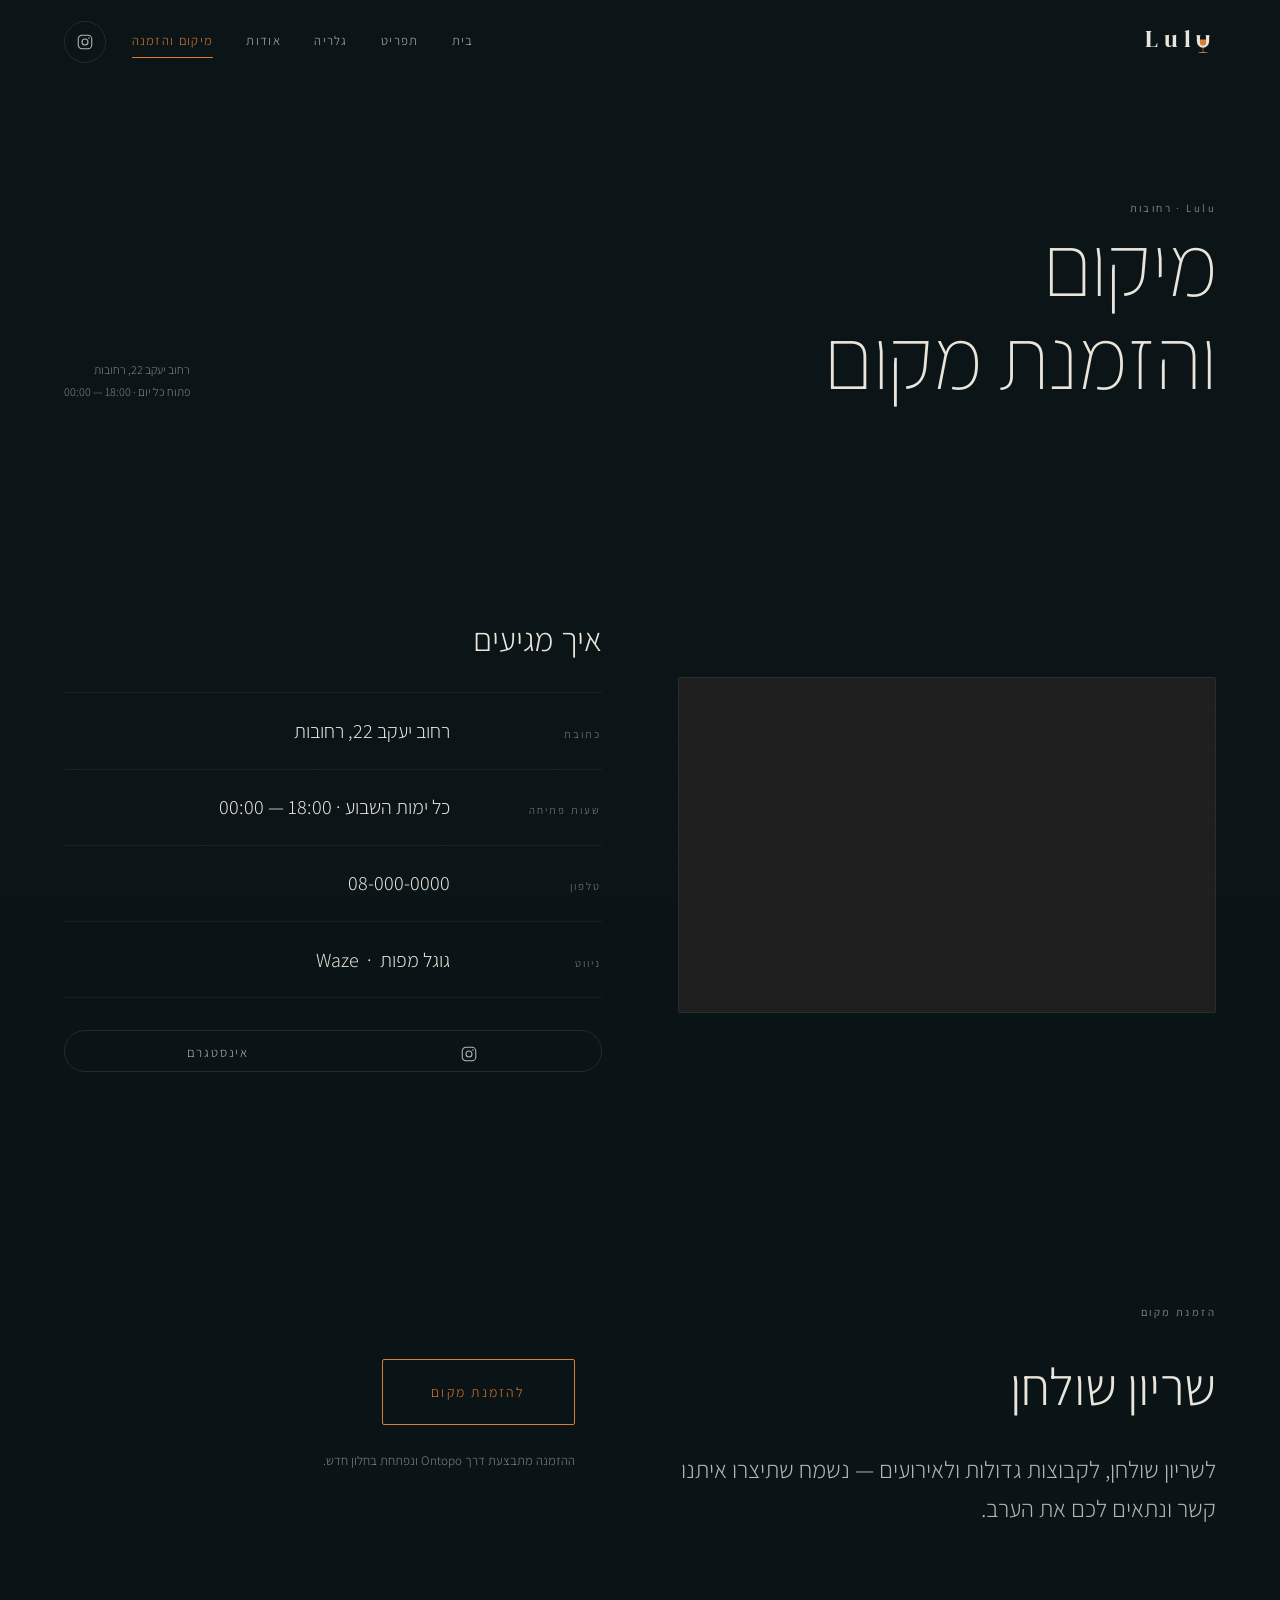
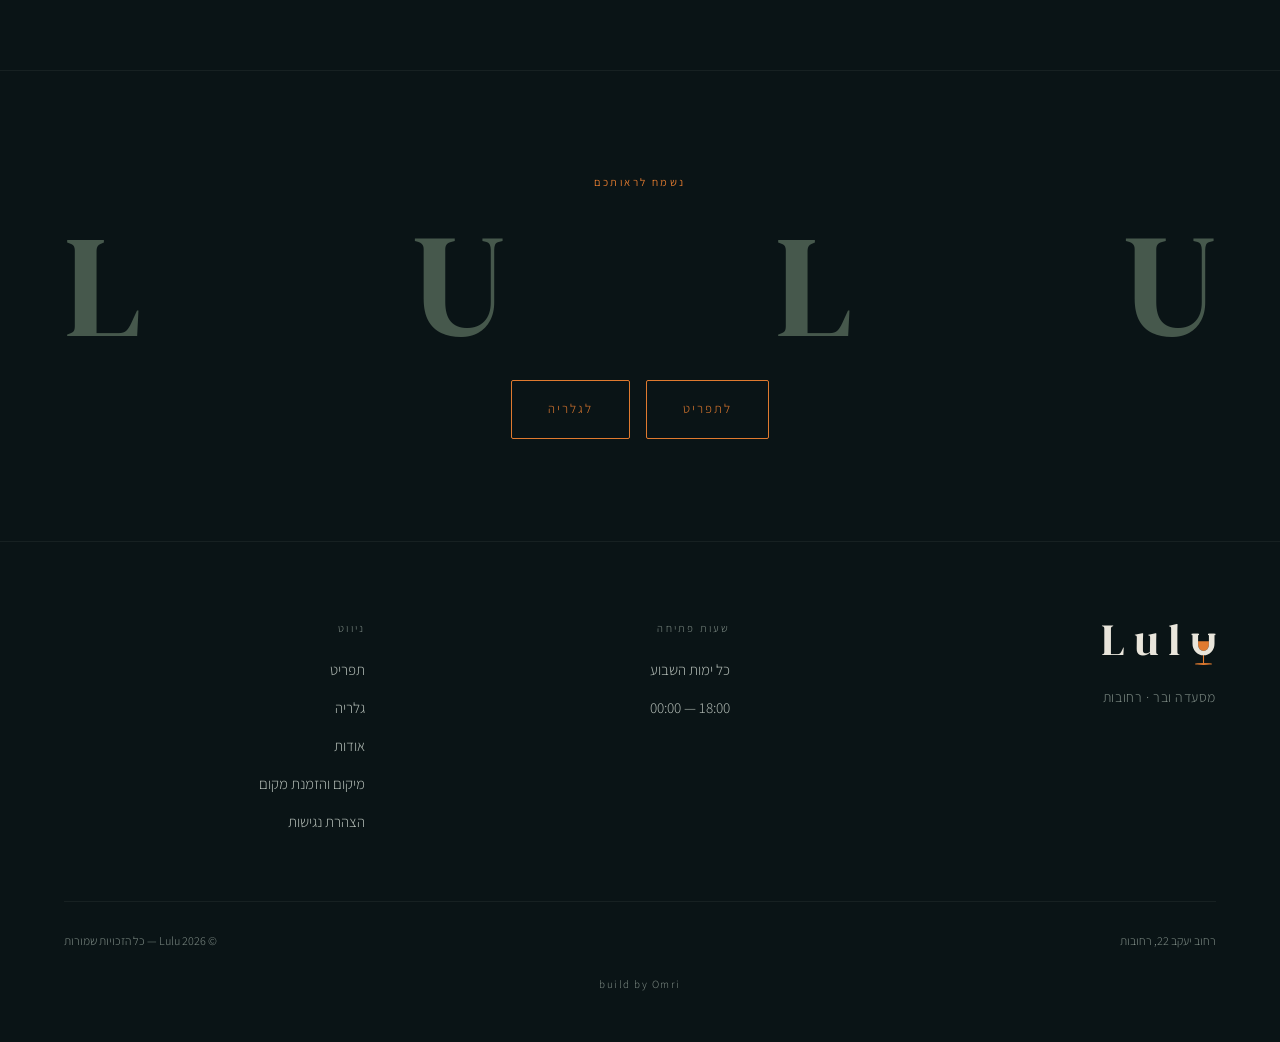
<file: location.html>
<!DOCTYPE html>
<html lang="he" dir="rtl">
<head>
<meta charset="UTF-8">
<meta name="viewport" content="width=device-width, initial-scale=1, viewport-fit=cover">
<title>מיקום והזמנת מקום — Lulu</title>
<meta name="description" content="Lulu — רחוב יעקב 22, רחובות. פתוח כל יום בין 18:00 לחצות. הזמנת מקום מראש.">
<meta name="theme-color" content="#0a1416">
<meta name="color-scheme" content="dark">
<meta property="og:type" content="website">
<meta property="og:site_name" content="Lulu">
<meta property="og:locale" content="he_IL">
<meta property="og:title" content="מיקום והזמנת מקום — Lulu">
<meta property="og:description" content="Lulu — רחוב יעקב 22, רחובות. פתוח כל יום בין 18:00 לחצות. הזמנת מקום מראש.">
<meta name="twitter:card" content="summary">

<link rel="preload" href="assets/fonts/DMSerifDisplay-Regular.woff2" as="font" type="font/woff2" crossorigin>
<link rel="preconnect" href="https://fonts.googleapis.com">
<link rel="preconnect" href="https://fonts.gstatic.com" crossorigin>
<link href="https://fonts.googleapis.com/css2?family=Assistant:wght@200;300;400;500;600&display=swap" rel="stylesheet">
<link rel="icon" href="assets/favicon.svg" type="image/svg+xml">
<link rel="stylesheet" href="assets/css/style.css">

<script>
  (function () {
    var d = document.documentElement;
    if (window.matchMedia && window.matchMedia("(prefers-reduced-motion: reduce)").matches) return;
    d.classList.add("js");
    setTimeout(function () { if (!window.__luluReady) d.classList.remove("js"); }, 3000);
  })();
</script>
</head>
<body>

<a class="skip-link" href="#main">דילוג לתוכן המרכזי</a>

<header class="nav" data-nav>
  <div class="nav__inner">
    <a class="brand" href="index.html">Lul<img class="brand__u" src="assets/brand-u.svg" alt="u" width="134" height="200"></a>
    <div class="nav__right">
      <nav class="nav__links" aria-label="ניווט ראשי">
        <a class="nav__link" href="index.html">בית</a>
        <a class="nav__link" href="menu.html">תפריט</a>
        <a class="nav__link" href="gallery.html">גלריה</a>
        <a class="nav__link" href="about.html">אודות</a>
        <a class="nav__link" href="location.html" aria-current="page">מיקום והזמנה</a>
      </nav>
      <a class="ig-btn" href="https://www.instagram.com/lulu.cocktail.bar/" target="_blank" rel="noopener noreferrer" aria-label="אינסטגרם">
        <svg viewBox="0 0 24 24" fill="none" stroke="currentColor" stroke-width="1.4" aria-hidden="true">
          <rect x="3" y="3" width="18" height="18" rx="5"/><circle cx="12" cy="12" r="4"/>
          <circle cx="17.3" cy="6.7" r="1.1" fill="currentColor" stroke="none"/>
        </svg>
      </a>
      <button class="nav__toggle" type="button" data-nav-toggle aria-label="פתיחת תפריט" aria-expanded="false">
        <span></span>
      </button>
    </div>
  </div>
</header>

<div class="mobile-menu" data-mobile-menu aria-hidden="true">
  <a href="index.html">בית</a>
  <a href="menu.html">תפריט</a>
  <a href="gallery.html">גלריה</a>
  <a href="about.html">אודות</a>
  <a href="location.html" aria-current="page">מיקום והזמנת מקום</a>
  <a class="ig-btn ig-btn--wide" href="https://www.instagram.com/lulu.cocktail.bar/" target="_blank" rel="noopener noreferrer">
    <svg viewBox="0 0 24 24" fill="none" stroke="currentColor" stroke-width="1.4" aria-hidden="true">
      <rect x="3" y="3" width="18" height="18" rx="5"/><circle cx="12" cy="12" r="4"/>
      <circle cx="17.3" cy="6.7" r="1.1" fill="currentColor" stroke="none"/>
    </svg>
    אינסטגרם
  </a>
</div>

<main id="main">

  <section class="page-head">
    <div class="wrap">
      <div class="page-head__row">
        <div>
          <p class="eyebrow reveal">Lulu · רחובות</p>
          <h1 class="page-title reveal reveal-d1">מיקום<br>והזמנת מקום</h1>
        </div>
        <p class="hero__note reveal reveal-d2">
          רחוב יעקב 22, רחובות<br>פתוח כל יום · 18:00 — 00:00
        </p>
      </div>
    </div>
  </section>

  <!-- ============ map + details ============ -->
  <section class="section--tight">
    <div class="wrap split">
      <div class="map-frame reveal">
        <iframe
          src="https://www.google.com/maps?q=%D7%99%D7%A2%D7%A7%D7%91%2022%2C%20%D7%A8%D7%97%D7%95%D7%91%D7%95%D7%AA&amp;z=16&amp;output=embed"
          title="מפה — רחוב יעקב 22, רחובות"
          loading="lazy"
          referrerpolicy="no-referrer-when-downgrade"></iframe>
      </div>

      <div class="stack">
        <h2 class="h-serif h-serif--sm reveal">איך מגיעים</h2>

        <dl class="contact-list reveal reveal-d1">
          <div class="contact-row">
            <dt>כתובת</dt>
            <dd>רחוב יעקב 22, רחובות</dd>
          </div>
          <div class="contact-row">
            <dt>שעות פתיחה</dt>
            <dd>כל ימות השבוע · 18:00 — 00:00</dd>
          </div>
          <div class="contact-row">
            <dt>טלפון</dt>
            <!-- PLACEHOLDER — replace with the real number, then wrap in <a href="tel:..."> -->
            <dd>08-000-0000</dd>
          </div>
          <div class="contact-row">
            <dt>ניווט</dt>
            <dd>
              <a href="https://www.google.com/maps/search/?api=1&amp;query=%D7%99%D7%A2%D7%A7%D7%91%2022%2C%20%D7%A8%D7%97%D7%95%D7%91%D7%95%D7%AA"
                 target="_blank" rel="noopener">גוגל מפות</a>
              &nbsp;·&nbsp;
              <a href="https://waze.com/ul?q=%D7%99%D7%A2%D7%A7%D7%91%2022%2C%20%D7%A8%D7%97%D7%95%D7%91%D7%95%D7%AA&amp;navigate=yes"
                 target="_blank" rel="noopener">Waze</a>
            </dd>
          </div>
        </dl>

        <div class="reveal reveal-d2">
          <a class="ig-btn ig-btn--wide" href="https://www.instagram.com/lulu.cocktail.bar/" target="_blank" rel="noopener noreferrer">
            <svg viewBox="0 0 24 24" fill="none" stroke="currentColor" stroke-width="1.4" aria-hidden="true">
              <rect x="3" y="3" width="18" height="18" rx="5"/><circle cx="12" cy="12" r="4"/>
              <circle cx="17.3" cy="6.7" r="1.1" fill="currentColor" stroke="none"/>
            </svg>
            אינסטגרם
          </a>
        </div>
      </div>
    </div>
  </section>

  <!-- ============ booking ============ -->
  <section class="section">
    <div class="wrap split split--text-first">
      <div class="stack">
        <p class="eyebrow reveal">הזמנת מקום</p>
        <h2 class="h-serif reveal reveal-d1">שריון שולחן</h2>
        <p class="lede reveal reveal-d2">
          לשריון שולחן, לקבוצות גדולות ולאירועים — נשמח שתיצרו איתנו קשר
          ונתאים לכם את הערב.
        </p>
      </div>

      <!-- Reservations are handled on Ontopo. -->
      <div class="book reveal reveal-d1">
        <a class="btn btn--lg" href="https://ontopo.com/he/il/page/60793780" target="_blank" rel="noopener noreferrer">להזמנת מקום</a>
        <p class="book__note">
          ההזמנה מתבצעת דרך Ontopo ונפתחת בחלון חדש.
        </p>
      </div>
    </div>
  </section>

  <section class="band">
    <div class="wrap">
      <p class="eyebrow eyebrow--amber reveal">נשמח לראותכם</p>
      <div class="wordmark wordmark--sm reveal reveal-d1" aria-hidden="true">
        <span>L</span><span>U</span><span>L</span><span>U</span>
      </div>
      <div class="band__actions reveal reveal-d2">
        <a class="btn" href="menu.html">לתפריט</a>
        <a class="btn" href="gallery.html">לגלריה</a>
      </div>
    </div>
  </section>

</main>

<footer class="footer">
  <div class="wrap">
    <div class="footer__grid">
      <div>
        <div class="footer__brand">Lul<img class="footer__brand-u" src="assets/brand-u.svg" alt="u" width="134" height="200"></div>
        <p class="footer__tag">מסעדה ובר · רחובות</p>
      </div>
      <div>
        <p class="footer__k">שעות פתיחה</p>
        <ul class="footer__list">
          <li><span>כל ימות השבוע</span></li>
          <li><span>18:00 — 00:00</span></li>
        </ul>
      </div>
      <div>
        <p class="footer__k">ניווט</p>
        <ul class="footer__list">
          <li><a href="menu.html">תפריט</a></li>
          <li><a href="gallery.html">גלריה</a></li>
          <li><a href="about.html">אודות</a></li>
          <li><a href="location.html">מיקום והזמנת מקום</a></li>
          <li><a href="accessibility.html">הצהרת נגישות</a></li>
        </ul>
      </div>
    </div>
    <div class="footer__bottom">
      <span>רחוב יעקב 22, רחובות</span>
      <span>© 2026 Lulu — כל הזכויות שמורות</span>
    </div>
    <p class="footer__credit">build by Omri</p>
  </div>
</footer>

<script src="assets/js/main.js"></script>
</body>
</html>
</file>
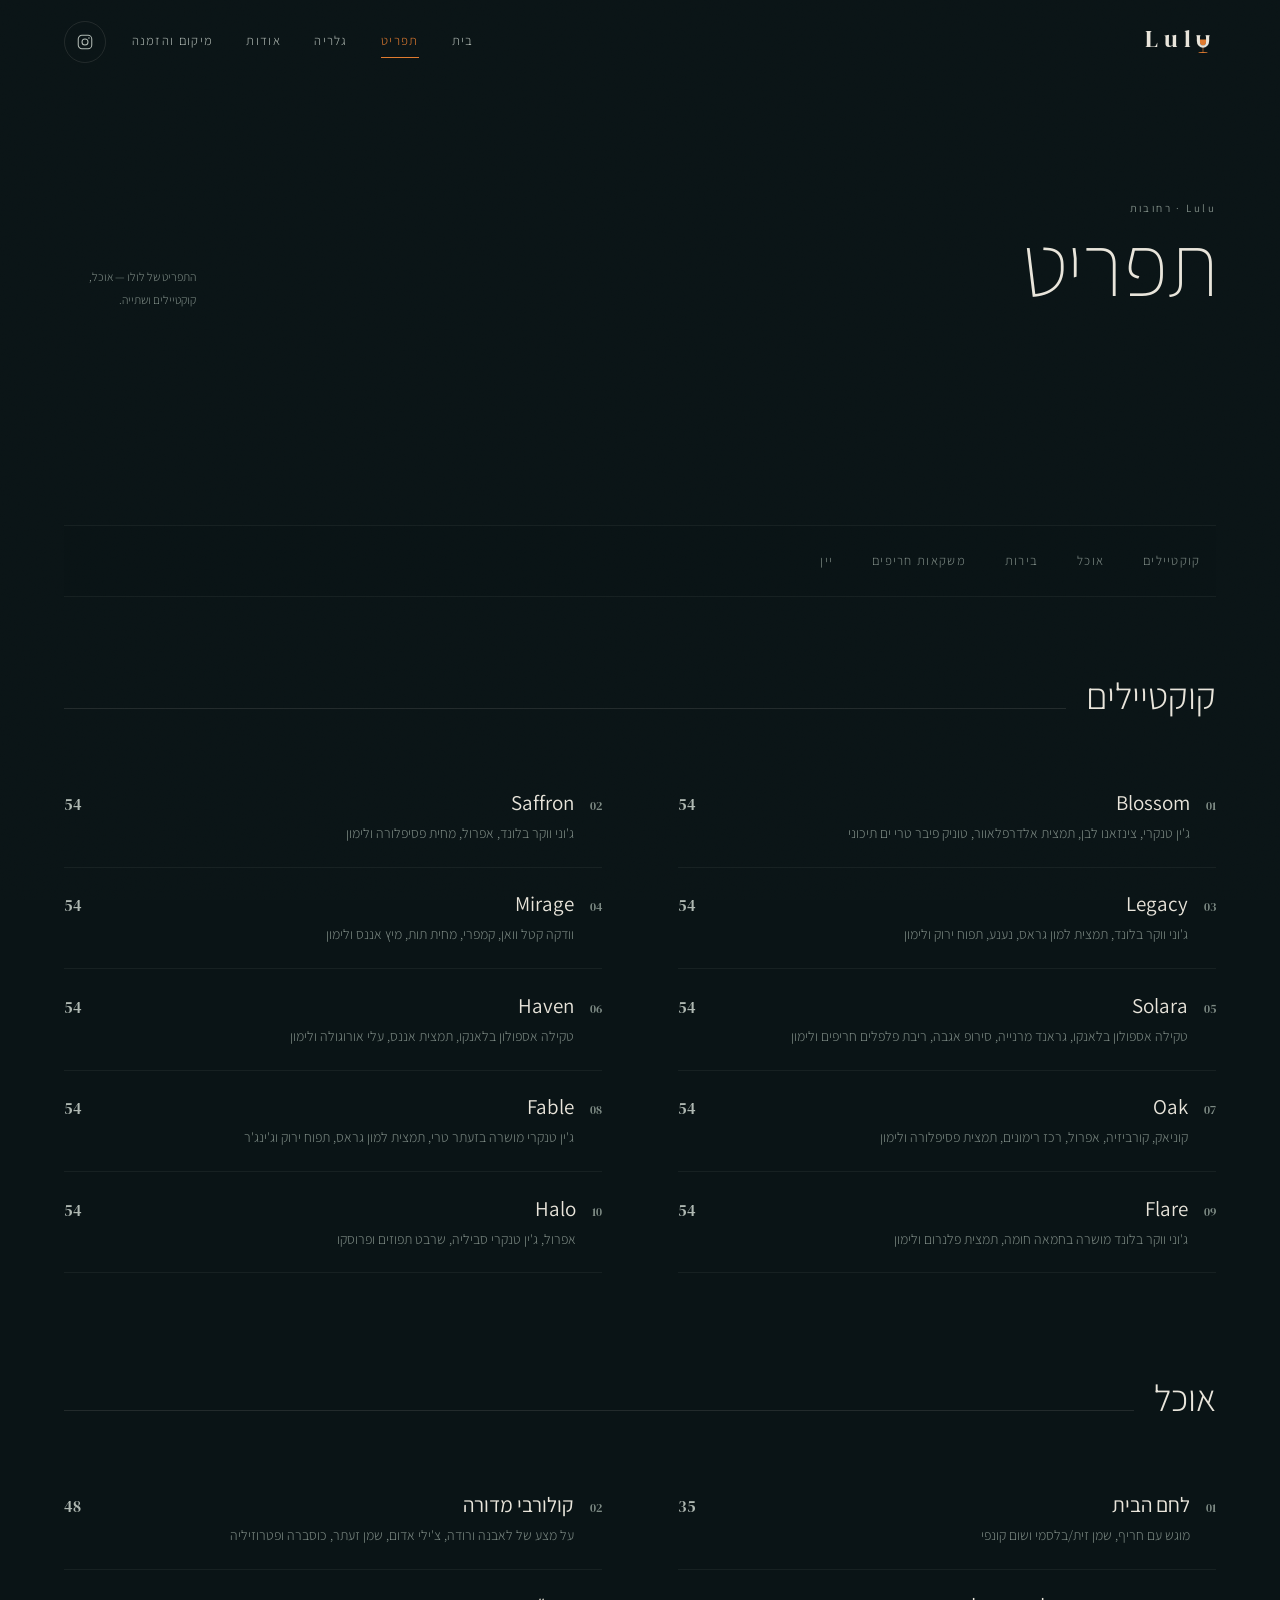
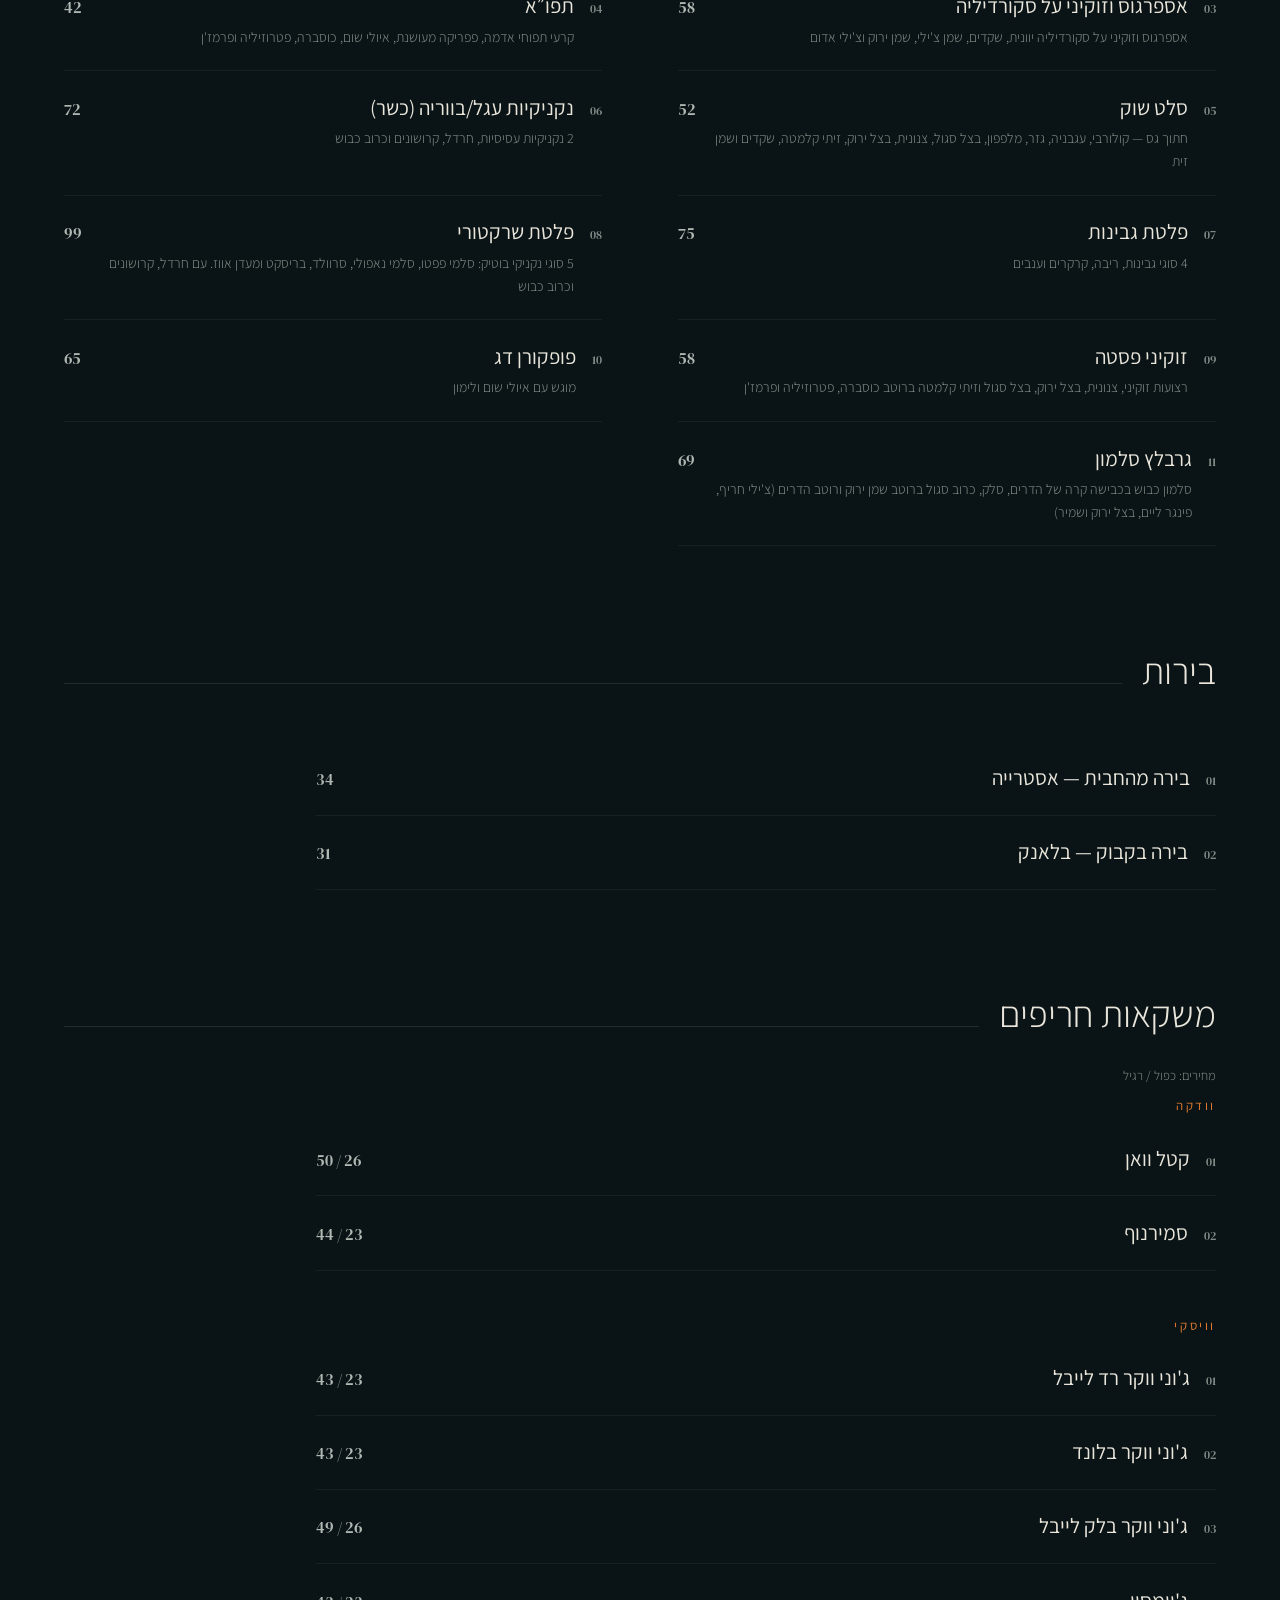
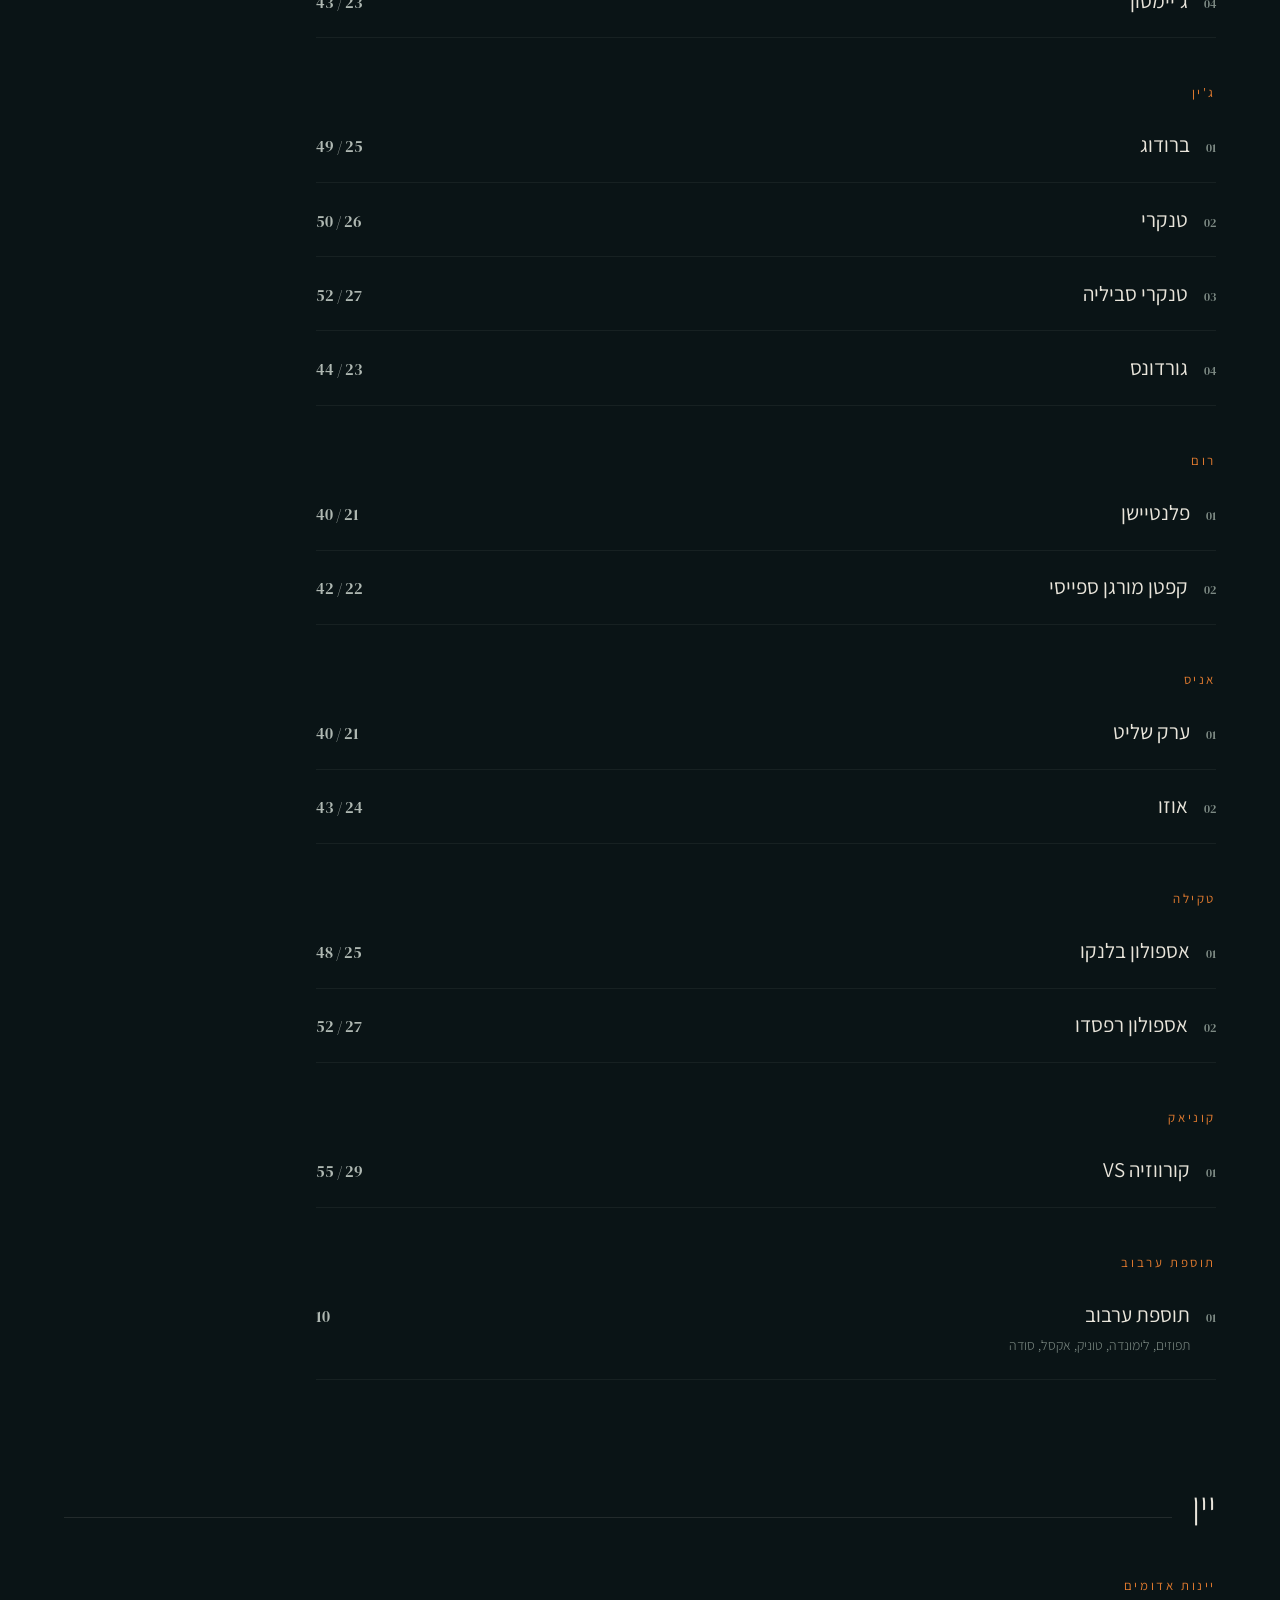
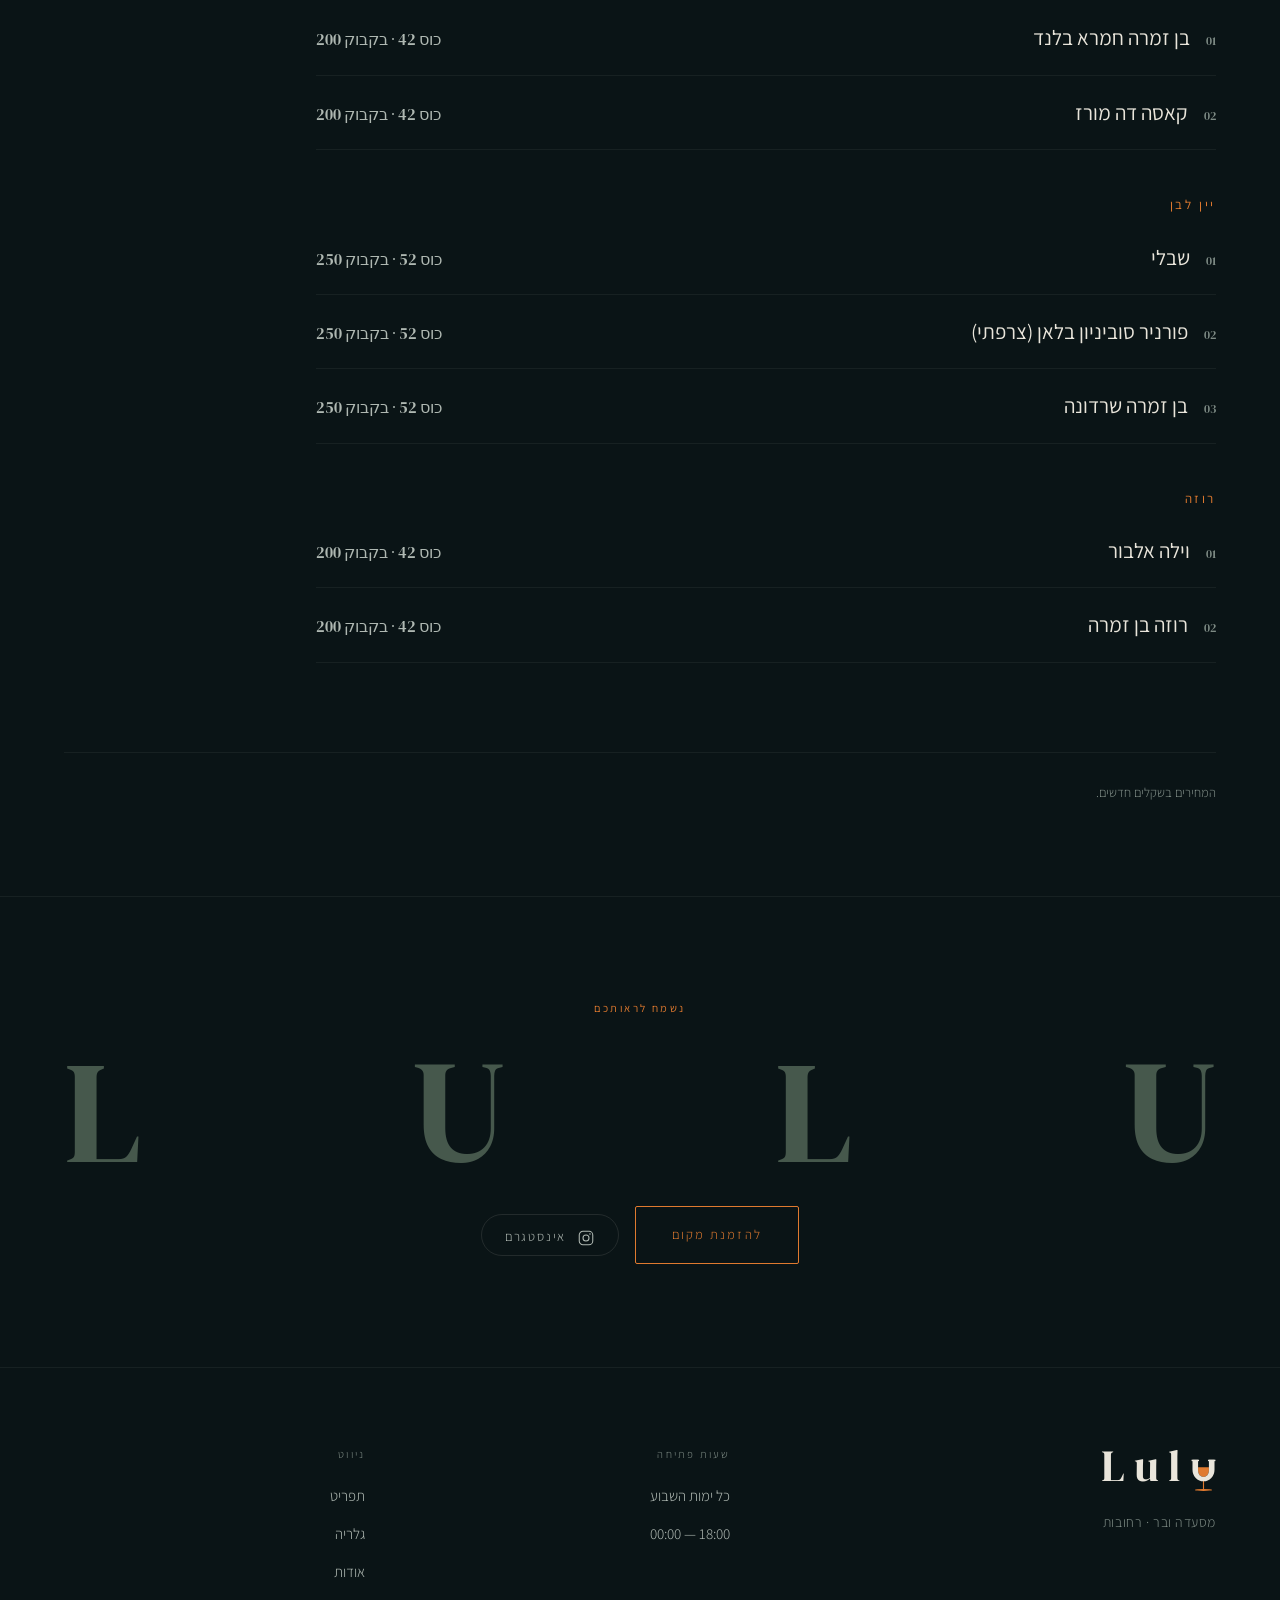
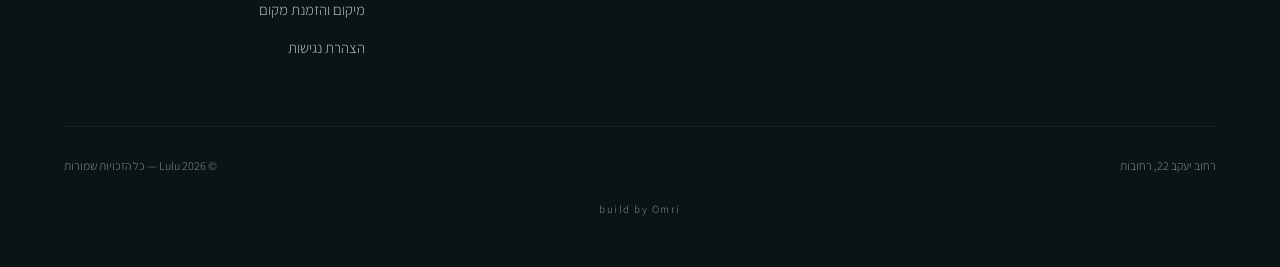
<file: menu.html>
<!DOCTYPE html>
<html lang="he" dir="rtl">
<head>
<meta charset="UTF-8">
<meta name="viewport" content="width=device-width, initial-scale=1, viewport-fit=cover">
<title>תפריט — Lulu</title>
<meta name="description" content="תפריט הקוקטיילים והאוכל של Lulu, מסעדה ובר ברחוב יעקב 22 ברחובות.">
<meta name="theme-color" content="#0a1416">
<meta name="color-scheme" content="dark">
<meta property="og:type" content="website">
<meta property="og:site_name" content="Lulu">
<meta property="og:locale" content="he_IL">
<meta property="og:title" content="תפריט — Lulu">
<meta property="og:description" content="תפריט הקוקטיילים והאוכל של Lulu, מסעדה ובר ברחוב יעקב 22 ברחובות.">
<meta name="twitter:card" content="summary">

<link rel="preload" href="assets/fonts/DMSerifDisplay-Regular.woff2" as="font" type="font/woff2" crossorigin>
<link rel="preconnect" href="https://fonts.googleapis.com">
<link rel="preconnect" href="https://fonts.gstatic.com" crossorigin>
<link href="https://fonts.googleapis.com/css2?family=Assistant:wght@200;300;400;500;600&display=swap" rel="stylesheet">
<link rel="icon" href="assets/favicon.svg" type="image/svg+xml">
<link rel="stylesheet" href="assets/css/style.css">

<script>
  (function () {
    var d = document.documentElement;
    if (window.matchMedia && window.matchMedia("(prefers-reduced-motion: reduce)").matches) return;
    d.classList.add("js");
    setTimeout(function () { if (!window.__luluReady) d.classList.remove("js"); }, 3000);
  })();
</script>
</head>
<body>

<a class="skip-link" href="#main">דילוג לתוכן המרכזי</a>

<header class="nav" data-nav>
  <div class="nav__inner">
    <a class="brand" href="index.html">Lul<img class="brand__u" src="assets/brand-u.svg" alt="u" width="134" height="200"></a>
    <div class="nav__right">
      <nav class="nav__links" aria-label="ניווט ראשי">
        <a class="nav__link" href="index.html">בית</a>
        <a class="nav__link" href="menu.html" aria-current="page">תפריט</a>
        <a class="nav__link" href="gallery.html">גלריה</a>
        <a class="nav__link" href="about.html">אודות</a>
        <a class="nav__link" href="location.html">מיקום והזמנה</a>
      </nav>
      <a class="ig-btn" href="https://www.instagram.com/lulu.cocktail.bar/" target="_blank" rel="noopener noreferrer" aria-label="אינסטגרם">
        <svg viewBox="0 0 24 24" fill="none" stroke="currentColor" stroke-width="1.4" aria-hidden="true">
          <rect x="3" y="3" width="18" height="18" rx="5"/><circle cx="12" cy="12" r="4"/>
          <circle cx="17.3" cy="6.7" r="1.1" fill="currentColor" stroke="none"/>
        </svg>
      </a>
      <button class="nav__toggle" type="button" data-nav-toggle aria-label="פתיחת תפריט" aria-expanded="false">
        <span></span>
      </button>
    </div>
  </div>
</header>

<div class="mobile-menu" data-mobile-menu aria-hidden="true">
  <a href="index.html">בית</a>
  <a href="menu.html" aria-current="page">תפריט</a>
  <a href="gallery.html">גלריה</a>
  <a href="about.html">אודות</a>
  <a href="location.html">מיקום והזמנת מקום</a>
  <a class="ig-btn ig-btn--wide" href="https://www.instagram.com/lulu.cocktail.bar/" target="_blank" rel="noopener noreferrer">
    <svg viewBox="0 0 24 24" fill="none" stroke="currentColor" stroke-width="1.4" aria-hidden="true">
      <rect x="3" y="3" width="18" height="18" rx="5"/><circle cx="12" cy="12" r="4"/>
      <circle cx="17.3" cy="6.7" r="1.1" fill="currentColor" stroke="none"/>
    </svg>
    אינסטגרם
  </a>
</div>

<main id="main">

  <section class="page-head">
    <div class="wrap">
      <div class="page-head__row">
        <div>
          <p class="eyebrow reveal">Lulu · רחובות</p>
          <h1 class="page-title reveal reveal-d1">תפריט</h1>
        </div>
        <p class="hero__note reveal reveal-d2">
          התפריט של לולו — אוכל, קוקטיילים ושתייה.
        </p>
      </div>
    </div>
  </section>

  <section class="section--tight">
    <div class="wrap">

      <nav class="menu-nav" aria-label="מעבר בין חלקי התפריט">
        <a href="#cocktails">קוקטיילים</a>
        <a href="#food">אוכל</a>
        <a href="#beer">בירות</a>
        <a href="#spirits">משקאות חריפים</a>
        <a href="#wine">יין</a>
      </nav>

      <section class="course">
        <div class="course__head" id="cocktails">
          <h2 class="course__title">קוקטיילים</h2>
        </div>
        <div class="dish-list">
          <article class="dish reveal">
            <span class="dish__num">01</span>
            <div class="dish__body">
              <h3 class="dish__name">Blossom</h3>
              <p class="dish__desc">ג'ין טנקרי, צינזאנו לבן, תמצית אלדרפלאוור, טוניק פיבר טרי ים תיכוני</p>
            </div>
            <span class="dish__price">54</span>
          </article>
          <article class="dish reveal">
            <span class="dish__num">02</span>
            <div class="dish__body">
              <h3 class="dish__name">Saffron</h3>
              <p class="dish__desc">ג'וני ווקר בלונד, אפרול, מחית פסיפלורה ולימון</p>
            </div>
            <span class="dish__price">54</span>
          </article>
          <article class="dish reveal">
            <span class="dish__num">03</span>
            <div class="dish__body">
              <h3 class="dish__name">Legacy</h3>
              <p class="dish__desc">ג'וני ווקר בלונד, תמצית למון גראס, נענע, תפוח ירוק ולימון</p>
            </div>
            <span class="dish__price">54</span>
          </article>
          <article class="dish reveal">
            <span class="dish__num">04</span>
            <div class="dish__body">
              <h3 class="dish__name">Mirage</h3>
              <p class="dish__desc">וודקה קטל וואן, קמפרי, מחית תות, מיץ אננס ולימון</p>
            </div>
            <span class="dish__price">54</span>
          </article>
          <article class="dish reveal">
            <span class="dish__num">05</span>
            <div class="dish__body">
              <h3 class="dish__name">Solara</h3>
              <p class="dish__desc">טקילה אספולון בלאנקו, גראנד מרנייה, סירופ אגבה, ריבת פלפלים חריפים ולימון</p>
            </div>
            <span class="dish__price">54</span>
          </article>
          <article class="dish reveal">
            <span class="dish__num">06</span>
            <div class="dish__body">
              <h3 class="dish__name">Haven</h3>
              <p class="dish__desc">טקילה אספולון בלאנקו, תמצית אננס, עלי אורוגולה ולימון</p>
            </div>
            <span class="dish__price">54</span>
          </article>
          <article class="dish reveal">
            <span class="dish__num">07</span>
            <div class="dish__body">
              <h3 class="dish__name">Oak</h3>
              <p class="dish__desc">קוניאק, קורביזיה, אפרול, רכז רימונים, תמצית פסיפלורה ולימון</p>
            </div>
            <span class="dish__price">54</span>
          </article>
          <article class="dish reveal">
            <span class="dish__num">08</span>
            <div class="dish__body">
              <h3 class="dish__name">Fable</h3>
              <p class="dish__desc">ג'ין טנקרי מושרה בזעתר טרי, תמצית למון גראס, תפוח ירוק וג'ינג'ר</p>
            </div>
            <span class="dish__price">54</span>
          </article>
          <article class="dish reveal">
            <span class="dish__num">09</span>
            <div class="dish__body">
              <h3 class="dish__name">Flare</h3>
              <p class="dish__desc">ג'וני ווקר בלונד מושרה בחמאה חומה, תמצית פלנרום ולימון</p>
            </div>
            <span class="dish__price">54</span>
          </article>
          <article class="dish reveal">
            <span class="dish__num">10</span>
            <div class="dish__body">
              <h3 class="dish__name">Halo</h3>
              <p class="dish__desc">אפרול, ג'ין טנקרי סביליה, שרבט תפוזים ופרוסקו</p>
            </div>
            <span class="dish__price">54</span>
          </article>
        </div>
      </section>

      <section class="course">
        <div class="course__head" id="food">
          <h2 class="course__title">אוכל</h2>
        </div>
        <div class="dish-list">
          <article class="dish reveal">
            <span class="dish__num">01</span>
            <div class="dish__body">
              <h3 class="dish__name">לחם הבית</h3>
              <p class="dish__desc">מוגש עם חריף, שמן זית/בלסמי ושום קונפי</p>
            </div>
            <span class="dish__price">35</span>
          </article>
          <article class="dish reveal">
            <span class="dish__num">02</span>
            <div class="dish__body">
              <h3 class="dish__name">קולורבי מדורה</h3>
              <p class="dish__desc">על מצע של לאבנה ורודה, צ'ילי אדום, שמן זעתר, כוסברה ופטרוזיליה</p>
            </div>
            <span class="dish__price">48</span>
          </article>
          <article class="dish reveal">
            <span class="dish__num">03</span>
            <div class="dish__body">
              <h3 class="dish__name">אספרגוס וזוקיני על סקורדיליה</h3>
              <p class="dish__desc">אספרגוס וזוקיני על סקורדיליה יוונית, שקדים, שמן צ'ילי, שמן ירוק וצ'ילי אדום</p>
            </div>
            <span class="dish__price">58</span>
          </article>
          <article class="dish reveal">
            <span class="dish__num">04</span>
            <div class="dish__body">
              <h3 class="dish__name">תפו״א</h3>
              <p class="dish__desc">קרעי תפוחי אדמה, פפריקה מעושנת, איולי שום, כוסברה, פטרוזיליה ופרמז'ן</p>
            </div>
            <span class="dish__price">42</span>
          </article>
          <article class="dish reveal">
            <span class="dish__num">05</span>
            <div class="dish__body">
              <h3 class="dish__name">סלט שוק</h3>
              <p class="dish__desc">חתוך גס — קולורבי, עגבניה, גזר, מלפפון, בצל סגול, צנונית, בצל ירוק, זיתי קלמטה, שקדים ושמן זית</p>
            </div>
            <span class="dish__price">52</span>
          </article>
          <article class="dish reveal">
            <span class="dish__num">06</span>
            <div class="dish__body">
              <h3 class="dish__name">נקניקיות עגל/בווריה (כשר)</h3>
              <p class="dish__desc">2 נקניקיות עסיסיות, חרדל, קרושונים וכרוב כבוש</p>
            </div>
            <span class="dish__price">72</span>
          </article>
          <article class="dish reveal">
            <span class="dish__num">07</span>
            <div class="dish__body">
              <h3 class="dish__name">פלטת גבינות</h3>
              <p class="dish__desc">4 סוגי גבינות, ריבה, קרקרים וענבים</p>
            </div>
            <span class="dish__price">75</span>
          </article>
          <article class="dish reveal">
            <span class="dish__num">08</span>
            <div class="dish__body">
              <h3 class="dish__name">פלטת שרקטורי</h3>
              <p class="dish__desc">5 סוגי נקניקי בוטיק: סלמי פפטו, סלמי נאפולי, סרוולד, בריסקט ומעדן אווז. עם חרדל, קרושונים וכרוב כבוש</p>
            </div>
            <span class="dish__price">99</span>
          </article>
          <article class="dish reveal">
            <span class="dish__num">09</span>
            <div class="dish__body">
              <h3 class="dish__name">זוקיני פסטה</h3>
              <p class="dish__desc">רצועות זוקיני, צנונית, בצל ירוק, בצל סגול וזיתי קלמטה ברוטב כוסברה, פטרוזיליה ופרמז'ן</p>
            </div>
            <span class="dish__price">58</span>
          </article>
          <article class="dish reveal">
            <span class="dish__num">10</span>
            <div class="dish__body">
              <h3 class="dish__name">פופקורן דג</h3>
              <p class="dish__desc">מוגש עם איולי שום ולימון</p>
            </div>
            <span class="dish__price">65</span>
          </article>
          <article class="dish reveal">
            <span class="dish__num">11</span>
            <div class="dish__body">
              <h3 class="dish__name">גרבלץ סלמון</h3>
              <p class="dish__desc">סלמון כבוש בכבישה קרה של הדרים, סלק, כרוב סגול ברוטב שמן ירוק ורוטב הדרים (צ'ילי חריף, פינגר ליים, בצל ירוק ושמיר)</p>
            </div>
            <span class="dish__price">69</span>
          </article>
        </div>
      </section>

      <section class="course">
        <div class="course__head" id="beer">
          <h2 class="course__title">בירות</h2>
        </div>
        <div class="dish-list dish-list--single">
          <article class="dish reveal">
            <span class="dish__num">01</span>
            <div class="dish__body">
              <h3 class="dish__name">בירה מהחבית — אסטרייה</h3>
            </div>
            <span class="dish__price">34</span>
          </article>
          <article class="dish reveal">
            <span class="dish__num">02</span>
            <div class="dish__body">
              <h3 class="dish__name">בירה בקבוק — בלאנק</h3>
            </div>
            <span class="dish__price">31</span>
          </article>
        </div>
      </section>

      <section class="course">
        <div class="course__head" id="spirits">
          <h2 class="course__title">משקאות חריפים</h2>
        </div>
        <p class="course__note">מחירים: כפול / רגיל</p>
        <h3 class="course__sub">וודקה</h3>
        <div class="dish-list dish-list--single">
          <article class="dish reveal">
            <span class="dish__num">01</span>
            <div class="dish__body">
              <h4 class="dish__name">קטל וואן</h4>
            </div>
            <span class="dish__price">50 / 26</span>
          </article>
          <article class="dish reveal">
            <span class="dish__num">02</span>
            <div class="dish__body">
              <h4 class="dish__name">סמירנוף</h4>
            </div>
            <span class="dish__price">44 / 23</span>
          </article>
        </div>
        <h3 class="course__sub">וויסקי</h3>
        <div class="dish-list dish-list--single">
          <article class="dish reveal">
            <span class="dish__num">01</span>
            <div class="dish__body">
              <h4 class="dish__name">ג'וני ווקר רד לייבל</h4>
            </div>
            <span class="dish__price">43 / 23</span>
          </article>
          <article class="dish reveal">
            <span class="dish__num">02</span>
            <div class="dish__body">
              <h4 class="dish__name">ג'וני ווקר בלונד</h4>
            </div>
            <span class="dish__price">43 / 23</span>
          </article>
          <article class="dish reveal">
            <span class="dish__num">03</span>
            <div class="dish__body">
              <h4 class="dish__name">ג'וני ווקר בלק לייבל</h4>
            </div>
            <span class="dish__price">49 / 26</span>
          </article>
          <article class="dish reveal">
            <span class="dish__num">04</span>
            <div class="dish__body">
              <h4 class="dish__name">ג'יימסון</h4>
            </div>
            <span class="dish__price">43 / 23</span>
          </article>
        </div>
        <h3 class="course__sub">ג'ין</h3>
        <div class="dish-list dish-list--single">
          <article class="dish reveal">
            <span class="dish__num">01</span>
            <div class="dish__body">
              <h4 class="dish__name">ברודוג</h4>
            </div>
            <span class="dish__price">49 / 25</span>
          </article>
          <article class="dish reveal">
            <span class="dish__num">02</span>
            <div class="dish__body">
              <h4 class="dish__name">טנקרי</h4>
            </div>
            <span class="dish__price">50 / 26</span>
          </article>
          <article class="dish reveal">
            <span class="dish__num">03</span>
            <div class="dish__body">
              <h4 class="dish__name">טנקרי סביליה</h4>
            </div>
            <span class="dish__price">52 / 27</span>
          </article>
          <article class="dish reveal">
            <span class="dish__num">04</span>
            <div class="dish__body">
              <h4 class="dish__name">גורדונס</h4>
            </div>
            <span class="dish__price">44 / 23</span>
          </article>
        </div>
        <h3 class="course__sub">רום</h3>
        <div class="dish-list dish-list--single">
          <article class="dish reveal">
            <span class="dish__num">01</span>
            <div class="dish__body">
              <h4 class="dish__name">פלנטיישן</h4>
            </div>
            <span class="dish__price">40 / 21</span>
          </article>
          <article class="dish reveal">
            <span class="dish__num">02</span>
            <div class="dish__body">
              <h4 class="dish__name">קפטן מורגן ספייסי</h4>
            </div>
            <span class="dish__price">42 / 22</span>
          </article>
        </div>
        <h3 class="course__sub">אניס</h3>
        <div class="dish-list dish-list--single">
          <article class="dish reveal">
            <span class="dish__num">01</span>
            <div class="dish__body">
              <h4 class="dish__name">ערק שליט</h4>
            </div>
            <span class="dish__price">40 / 21</span>
          </article>
          <article class="dish reveal">
            <span class="dish__num">02</span>
            <div class="dish__body">
              <h4 class="dish__name">אוזו</h4>
            </div>
            <span class="dish__price">43 / 24</span>
          </article>
        </div>
        <h3 class="course__sub">טקילה</h3>
        <div class="dish-list dish-list--single">
          <article class="dish reveal">
            <span class="dish__num">01</span>
            <div class="dish__body">
              <h4 class="dish__name">אספולון בלנקו</h4>
            </div>
            <span class="dish__price">48 / 25</span>
          </article>
          <article class="dish reveal">
            <span class="dish__num">02</span>
            <div class="dish__body">
              <h4 class="dish__name">אספולון רפסדו</h4>
            </div>
            <span class="dish__price">52 / 27</span>
          </article>
        </div>
        <h3 class="course__sub">קוניאק</h3>
        <div class="dish-list dish-list--single">
          <article class="dish reveal">
            <span class="dish__num">01</span>
            <div class="dish__body">
              <h4 class="dish__name">קורווזיה VS</h4>
            </div>
            <span class="dish__price">55 / 29</span>
          </article>
        </div>
        <h3 class="course__sub">תוספת ערבוב</h3>
        <div class="dish-list dish-list--single">
          <article class="dish reveal">
            <span class="dish__num">01</span>
            <div class="dish__body">
              <h4 class="dish__name">תוספת ערבוב</h4>
              <p class="dish__desc">תפוזים, לימונדה, טוניק, אקסל, סודה</p>
            </div>
            <span class="dish__price">10</span>
          </article>
        </div>
      </section>

      <section class="course">
        <div class="course__head" id="wine">
          <h2 class="course__title">יין</h2>
        </div>
        <h3 class="course__sub">יינות אדומים</h3>
        <div class="dish-list dish-list--single">
          <article class="dish reveal">
            <span class="dish__num">01</span>
            <div class="dish__body">
              <h4 class="dish__name">בן זמרה חמרא בלנד</h4>
            </div>
            <span class="dish__price dish__price--rtl">כוס 42 · בקבוק 200</span>
          </article>
          <article class="dish reveal">
            <span class="dish__num">02</span>
            <div class="dish__body">
              <h4 class="dish__name">קאסה דה מורז</h4>
            </div>
            <span class="dish__price dish__price--rtl">כוס 42 · בקבוק 200</span>
          </article>
        </div>
        <h3 class="course__sub">יין לבן</h3>
        <div class="dish-list dish-list--single">
          <article class="dish reveal">
            <span class="dish__num">01</span>
            <div class="dish__body">
              <h4 class="dish__name">שבלי</h4>
            </div>
            <span class="dish__price dish__price--rtl">כוס 52 · בקבוק 250</span>
          </article>
          <article class="dish reveal">
            <span class="dish__num">02</span>
            <div class="dish__body">
              <h4 class="dish__name">פורניר סוביניון בלאן (צרפתי)</h4>
            </div>
            <span class="dish__price dish__price--rtl">כוס 52 · בקבוק 250</span>
          </article>
          <article class="dish reveal">
            <span class="dish__num">03</span>
            <div class="dish__body">
              <h4 class="dish__name">בן זמרה שרדונה</h4>
            </div>
            <span class="dish__price dish__price--rtl">כוס 52 · בקבוק 250</span>
          </article>
        </div>
        <h3 class="course__sub">רוזה</h3>
        <div class="dish-list dish-list--single">
          <article class="dish reveal">
            <span class="dish__num">01</span>
            <div class="dish__body">
              <h4 class="dish__name">וילה אלבור</h4>
            </div>
            <span class="dish__price dish__price--rtl">כוס 42 · בקבוק 200</span>
          </article>
          <article class="dish reveal">
            <span class="dish__num">02</span>
            <div class="dish__body">
              <h4 class="dish__name">רוזה בן זמרה</h4>
            </div>
            <span class="dish__price dish__price--rtl">כוס 42 · בקבוק 200</span>
          </article>
        </div>
      </section>

      <p class="menu-note">
        המחירים בשקלים חדשים.
      </p>

    </div>
  </section>

  <section class="band">
    <div class="wrap">
      <p class="eyebrow eyebrow--amber reveal">נשמח לראותכם</p>
      <div class="wordmark wordmark--sm reveal reveal-d1" aria-hidden="true">
        <span>L</span><span>U</span><span>L</span><span>U</span>
      </div>
      <div class="band__actions reveal reveal-d2">
        <a class="btn" href="location.html">להזמנת מקום</a>
        <a class="ig-btn ig-btn--wide" href="https://www.instagram.com/lulu.cocktail.bar/" target="_blank" rel="noopener noreferrer">
          <svg viewBox="0 0 24 24" fill="none" stroke="currentColor" stroke-width="1.4" aria-hidden="true">
            <rect x="3" y="3" width="18" height="18" rx="5"/><circle cx="12" cy="12" r="4"/>
            <circle cx="17.3" cy="6.7" r="1.1" fill="currentColor" stroke="none"/>
          </svg>
          אינסטגרם
        </a>
      </div>
    </div>
  </section>

</main>

<footer class="footer">
  <div class="wrap">
    <div class="footer__grid">
      <div>
        <div class="footer__brand">Lul<img class="footer__brand-u" src="assets/brand-u.svg" alt="u" width="134" height="200"></div>
        <p class="footer__tag">מסעדה ובר · רחובות</p>
      </div>
      <div>
        <p class="footer__k">שעות פתיחה</p>
        <ul class="footer__list">
          <li><span>כל ימות השבוע</span></li>
          <li><span>18:00 — 00:00</span></li>
        </ul>
      </div>
      <div>
        <p class="footer__k">ניווט</p>
        <ul class="footer__list">
          <li><a href="menu.html">תפריט</a></li>
          <li><a href="gallery.html">גלריה</a></li>
          <li><a href="about.html">אודות</a></li>
          <li><a href="location.html">מיקום והזמנת מקום</a></li>
          <li><a href="accessibility.html">הצהרת נגישות</a></li>
        </ul>
      </div>
    </div>
    <div class="footer__bottom">
      <span>רחוב יעקב 22, רחובות</span>
      <span>© 2026 Lulu — כל הזכויות שמורות</span>
    </div>
    <p class="footer__credit">build by Omri</p>
  </div>
</footer>

<script src="assets/js/main.js"></script>
</body>
</html>
</file>
<file: assets/css/style.css>
/* =========================================================
   Lulu — מסעדה ובר, רחוב יעקב 22, רחובות
   Dark editorial. Near-black ground, muted sage display type,
   one warm amber accent. RTL throughout; only the wordmark is Latin.
   ========================================================= */

/* ---------- the wordmark face ----------
   DM Serif Display, self-hosted. Used only for the Latin word "Lulu";
   every Hebrew glyph on the site is Assistant. OFL licence sits beside
   the file in assets/fonts/. */
@font-face {
  font-family: "DM Serif Display";
  src: url("../fonts/DMSerifDisplay-Regular.woff2") format("woff2"),
       url("../fonts/DMSerifDisplay-Regular.ttf") format("truetype");
  font-weight: 400;
  font-style: normal;
  font-display: swap;
}

/* ---------- tokens ---------- */
:root {
  --ink:        #0a1416;   /* page ground */
  --ink-2:      #0d191b;   /* raised panels */
  --ink-3:      #10201f;   /* hover / inputs */

  --display:    #46584c;   /* the giant quiet wordmark */
  --fg:         #e9e5db;   /* bone */
  /* 9.18:1 on --ink, and 5.21:1 against the brightest part of the plinth
     column, which passes behind this text on the home page. The old #a3aca6
     was 4.55:1 there — passing, but with no margin if the layout shifts. */
  --fg-dim:     #afb8b2;
  /* 5.19:1 on --ink, 4.98:1 on --ink-2 — WCAG AA for normal text (תקן 5568).
     The old #6f7b76 was 4.24:1 and failed. */
  --fg-faint:   #7d8a84;

  --amber:      #e07a2f;
  --amber-lift: #f2a45f;

  --line:       rgba(233, 229, 219, 0.11);
  --line-soft:  rgba(233, 229, 219, 0.06);

  /* Assistant carries the whole site. DM Serif Display is reserved for the
     Latin letters of the wordmark — it reads as a logo, not a 2nd font. */
  --f-display: "DM Serif Display", "Times New Roman", serif;   /* wordmark only */
  --f-serif:   "Assistant", "Segoe UI", system-ui, sans-serif;
  --f-sans:    "Assistant", "Segoe UI", system-ui, sans-serif;

  --gutter: clamp(1.25rem, 5vw, 5.5rem);
  --measure: 62ch;

  --ease: cubic-bezier(0.22, 1, 0.36, 1);
  --nav-h: 84px;
}

/* ---------- reset ---------- */
*, *::before, *::after { box-sizing: border-box; }

html {
  scroll-behavior: smooth;
  -webkit-text-size-adjust: 100%;
}

body {
  margin: 0;
  /* Containing block for .plinth, so the column can reach the end of the
     document with bottom:0 rather than a measured height. */
  position: relative;
  background: var(--ink);
  color: var(--fg);
  font-family: var(--f-sans);
  font-weight: 300;
  font-size: clamp(1rem, 0.96rem + 0.2vw, 1.075rem);
  line-height: 1.75;
  overflow-x: hidden;
  -webkit-font-smoothing: antialiased;
  text-rendering: optimizeLegibility;
}

img { max-width: 100%; display: block; }
a { color: inherit; text-decoration: none; }
button { font: inherit; color: inherit; background: none; border: 0; cursor: pointer; }
h1, h2, h3, h4 { margin: 0; font-weight: 400; }
p { margin: 0; }
ul { margin: 0; padding: 0; list-style: none; }

::selection { background: var(--amber); color: #10191a; }

:focus-visible { outline: 1px solid var(--amber); outline-offset: 4px; }

/* Skip link — WCAG 2.4.1. Off-screen until focused by keyboard. */
.skip-link {
  position: absolute;
  top: 0;
  inset-inline-start: 0;
  z-index: 1000;
  transform: translateY(-120%);
  background: var(--amber);
  color: #0d1618;
  padding: 0.85rem 1.5rem;
  font-size: 0.875rem;
  border-radius: 0 0 2px 0;
  transition: transform 0.2s var(--ease);
}

.skip-link:focus { transform: translateY(0); }

/* Film grain over the whole page — keeps the flat darks from banding. */
body::after {
  content: "";
  position: fixed;
  inset: 0;
  z-index: 900;
  pointer-events: none;
  opacity: 0.04;
  mix-blend-mode: overlay;
  background-image: url("data:image/svg+xml,%3Csvg xmlns='http://www.w3.org/2000/svg' width='240' height='240'%3E%3Cfilter id='n'%3E%3CfeTurbulence type='fractalNoise' baseFrequency='0.85' numOctaves='4' stitchTiles='stitch'/%3E%3C/filter%3E%3Crect width='100%25' height='100%25' filter='url(%23n)'/%3E%3C/svg%3E");
}

/* ---------- layout helpers ---------- */
.wrap {
  width: 100%;
  max-width: 1500px;
  margin-inline: auto;
  /* keeps content clear of a notch, rounded corners or a foldable's edge */
  padding-inline: max(var(--gutter), env(safe-area-inset-left), env(safe-area-inset-right));
}

.section { padding-block: clamp(5rem, 11vw, 11rem); }
.section--tight { padding-block: clamp(3.5rem, 7vw, 7rem); }

.visually-hidden {
  position: absolute;
  width: 1px; height: 1px;
  margin: -1px; padding: 0;
  overflow: hidden;
  clip: rect(0 0 0 0);
  white-space: nowrap;
}

/* ---------- micro type ---------- */
.eyebrow {
  font-size: 0.6875rem;
  font-weight: 400;
  letter-spacing: 0.22em;
  color: var(--fg-faint);
}

.eyebrow--amber { color: var(--amber); }

.lede {
  font-family: var(--f-serif);
  font-weight: 300;
  font-size: clamp(1.125rem, 1rem + 0.7vw, 1.5rem);
  line-height: 1.65;
  color: var(--fg-dim);
  max-width: var(--measure);
}

.h-serif {
  font-family: var(--f-serif);
  font-weight: 300;
  font-size: clamp(1.75rem, 1.2rem + 2.6vw, 3.75rem);
  line-height: 1.22;
  letter-spacing: -0.005em;
}

.h-serif--sm {
  font-size: clamp(1.375rem, 1.1rem + 1.2vw, 2.125rem);
  line-height: 1.3;
}

.amber { color: var(--amber); }
.dim { color: var(--fg-dim); }

/* ---------- links ---------- */
.link {
  display: inline-flex;
  align-items: center;
  gap: 0.625rem;
  font-size: 0.8125rem;
  letter-spacing: 0.14em;
  color: var(--fg);
  padding-block: 0.35rem;
  position: relative;
}

.link::after {
  content: "";
  position: absolute;
  inset-inline: 0;
  bottom: 0;
  height: 1px;
  background: var(--amber);
  transform: scaleX(0);
  transform-origin: inline-end;
  transition: transform 0.6s var(--ease);
}

.link:hover::after,
.link:focus-visible::after { transform: scaleX(1); transform-origin: inline-start; }

/* RTL: "forward" points left, so the glyph is mirrored */
.link .arw { display: inline-block; transform: scaleX(-1); transition: transform 0.5s var(--ease); }
/* flipped space: +4px reads as 4px further left on screen */
.link:hover .arw { transform: scaleX(-1) translateX(4px); }

/* circular arrow button — the reference's signature control */
.circle-btn {
  --size: clamp(52px, 6vw, 68px);
  width: var(--size);
  height: var(--size);
  border: 1px solid var(--line);
  border-radius: 50%;
  display: grid;
  place-items: center;
  color: var(--fg-dim);
  transition: border-color 0.5s var(--ease), color 0.5s var(--ease), background-color 0.5s var(--ease);
}

.circle-btn svg { width: 34%; height: auto; }

.circle-btn:hover,
.circle-btn:focus-visible {
  border-color: var(--amber);
  color: var(--amber);
  background: rgba(224, 122, 47, 0.07);
}

/* instagram — round icon button (inert for now) */
.ig-btn {
  width: 42px;
  height: 42px;
  display: grid;
  place-items: center;
  border: 1px solid var(--line);
  border-radius: 50%;
  color: var(--fg-dim);
  transition: color 0.45s var(--ease), border-color 0.45s var(--ease), background-color 0.45s var(--ease);
}

.ig-btn svg { width: 18px; height: 18px; }

.ig-btn:hover,
.ig-btn:focus-visible {
  color: var(--amber);
  border-color: var(--amber);
  background: rgba(224, 122, 47, 0.07);
}

.ig-btn--wide {
  width: auto;
  border-radius: 100px;
  gap: 0.7rem;
  grid-auto-flow: column;
  padding: 0.7rem 1.4rem;
  font-size: 0.8125rem;
  letter-spacing: 0.14em;
}

/* ---------- nav ---------- */
.nav {
  position: fixed;
  inset-inline: 0;
  top: 0;
  z-index: 800;
  height: var(--nav-h);
  display: flex;
  align-items: center;
  border-bottom: 1px solid transparent;
  transition: background-color 0.5s var(--ease), border-color 0.5s var(--ease), height 0.5s var(--ease);
}

.nav.is-stuck {
  height: 68px;
  background: rgba(10, 20, 22, 0.84);
  backdrop-filter: blur(14px) saturate(1.2);
  -webkit-backdrop-filter: blur(14px) saturate(1.2);
  border-bottom-color: var(--line-soft);
}

.nav__inner {
  width: 100%;
  max-width: 1500px;
  margin-inline: auto;
  padding-inline: var(--gutter);
  display: flex;
  align-items: center;
  justify-content: space-between;
  gap: 2rem;
}

/* The one English word on the site. */
.brand {
  font-family: var(--f-display);
  font-optical-sizing: auto;
  font-weight: 400;
  font-size: 1.5rem;
  letter-spacing: 0.24em;
  line-height: 1;
  color: var(--fg);
  direction: ltr;
  padding-inline-end: 0.24em;  /* absorb the trailing letter-space */
}

/* The wordmark's last letter is a drawn glass, not a typed "u". Sized in em so
   it tracks whatever font-size the wordmark uses; the numbers come from the
   drawing, whose 200-unit box carries the baseline 83 units up from the bottom
   (200/232em tall, 83/232em below the baseline at the 232px reference size). */
.brand__u,
.footer__brand-u {
  /* The global `img { display: block }` would drop this letter onto its own
     line and split the wordmark in two. */
  display: inline-block;
  height: 0.862em;
  width: auto;
  vertical-align: -0.358em;
}

.brand,
.footer__brand { white-space: nowrap; }

.nav__right { display: flex; align-items: center; gap: clamp(1rem, 2vw, 1.75rem); }

.nav__links {
  display: flex;
  align-items: center;
  gap: clamp(1.5rem, 2.6vw, 2.75rem);
}

.nav__link {
  font-size: 0.8125rem;
  letter-spacing: 0.1em;
  color: var(--fg-dim);
  position: relative;
  padding-block: 0.5rem;
  transition: color 0.4s var(--ease);
}

.nav__link::after {
  content: "";
  position: absolute;
  inset-inline: 0;
  bottom: 0.15rem;
  height: 1px;
  background: currentColor;
  transform: scaleX(0);
  transform-origin: inline-end;
  transition: transform 0.5s var(--ease);
}

.nav__link:hover { color: var(--fg); }
.nav__link:hover::after { transform: scaleX(1); transform-origin: inline-start; }

.nav__link[aria-current="page"] { color: var(--amber); }
.nav__link[aria-current="page"]::after { transform: scaleX(1); }

.nav__toggle {
  display: none;
  width: 44px;
  height: 44px;
  place-items: center;
  margin-inline-end: -10px;
}

.nav__toggle span,
.nav__toggle span::before,
.nav__toggle span::after {
  content: "";
  display: block;
  width: 22px;
  height: 1px;
  background: var(--fg);
  transition: transform 0.45s var(--ease), background-color 0.3s;
}

.nav__toggle span::before { transform: translateY(-6px); }
.nav__toggle span::after  { transform: translateY(5px); }

body.menu-open .nav__toggle span { background: transparent; }
body.menu-open .nav__toggle span::before { transform: rotate(45deg); }
body.menu-open .nav__toggle span::after  { transform: rotate(-45deg); }

/* full-screen mobile menu */
.mobile-menu {
  position: fixed;
  inset: 0;
  z-index: 790;
  background: var(--ink);
  display: grid;
  place-content: center;
  justify-items: center;
  gap: 0.25rem;
  text-align: center;
  opacity: 0;
  visibility: hidden;
  /* Same as the lightbox: show instantly so the links are focusable at once,
     hide only after the fade. */
  transition: opacity 0.5s var(--ease), visibility 0s linear 0.5s;
}

body.menu-open .mobile-menu {
  opacity: 1;
  visibility: visible;
  transition: opacity 0.5s var(--ease);
}
body.menu-open { overflow: hidden; }

/* :not(.ig-btn) — the Instagram link is an <a> too, and without this the big
   menu type and 1.9 line-height blow it out of its pill. */
.mobile-menu a:not(.ig-btn) {
  font-family: var(--f-serif);
  font-size: clamp(1.6rem, 7vw, 2.25rem);
  line-height: 1.9;
  color: var(--fg-dim);
  transition: color 0.35s var(--ease);
}

.mobile-menu a:not(.ig-btn):hover,
.mobile-menu a[aria-current="page"] { color: var(--amber); }

.mobile-menu .ig-btn { margin-top: 1.75rem; }

/* ---------- the wordmark ---------- */
/* Letters spread edge-to-edge, low contrast — big and quiet. */
.wordmark {
  direction: ltr;            /* never let RTL reverse L-U-L-U */
  display: flex;
  justify-content: space-between;
  font-family: var(--f-display);
  font-optical-sizing: auto;
  font-weight: 400;
  color: var(--display);
  line-height: 0.86;
  font-size: clamp(5rem, 27vw, 24rem);
  user-select: none;
}

.wordmark span { display: block; }

.wordmark--sm { font-size: clamp(3rem, 13vw, 9rem); }

/* ---------- the plinth, continued down the whole page ----------
   The hero SVG can only be as tall as the hero, so the block's two faces
   carry on as a page-height element behind the content. main.js aligns it
   to the artwork; the gradients pick up exactly where the SVG's end. */
.plinth {
  position: absolute;
  /* main.js sets top/left/width from the artwork; the end of the column is
     the end of the document, which CSS can hold on its own. */
  bottom: 0;
  z-index: -1;
  display: flex;
  /* The page is RTL, which flips flex order and would put the lit face on
     the shadowed side — mirroring the column against the block above it. */
  direction: ltr;
  pointer-events: none;
}

/* The plaster tile is the one the hero render samples (tools/glass), at the
   same scale and origin: --u is one SVG unit in px, set by main.js, and the
   offsets put the tile's corner on the artwork's (0, 0). That is what lets
   the rendered block run into the column without a seam. Multiply only ever
   darkens, so text over the column keeps its contrast. */
.plinth span { display: block; flex: 1 1 50%; background-blend-mode: multiply, normal; }

.plinth span:first-child {
  background:
    url("../img/plaster.webp") calc(-85 * var(--u, 1px)) calc(-780 * var(--u, 1px) + 1px) / calc(200 * var(--u, 1px)) repeat,
    linear-gradient(to bottom, #65300b 0, #45200a 26%, #331806 62%, #2b1305 100%);
}

.plinth span:last-child {
  background:
    url("../img/plaster.webp") calc(-305 * var(--u, 1px)) calc(-780 * var(--u, 1px) + 1px) / calc(200 * var(--u, 1px)) repeat,
    linear-gradient(to bottom, #2e1204 0, #200d03 26%, #190a02 62%, #150802 100%);
}

/* ---------- hero ---------- */
.hero {
  position: relative;
  padding-top: calc(var(--nav-h) + clamp(1rem, 4vw, 3.5rem));
  padding-bottom: clamp(3rem, 7vw, 6rem);
  min-height: 100svh;
  display: flex;
  flex-direction: column;
  justify-content: space-between;
}

.hero__meta {
  display: grid;
  grid-template-columns: 1fr auto 1fr;
  align-items: start;
  gap: 2rem;
  margin-top: clamp(1.5rem, 4vw, 3rem);
}

.hero__meta > :last-child { text-align: left; }

.hero__note {
  font-size: 0.75rem;
  line-height: 1.85;
  color: var(--fg-faint);
  max-width: 22ch;
  margin-inline-start: auto;
}

.hero__stage {
  position: relative;
  display: grid;
  place-items: center;
  margin-top: clamp(-4rem, -6vw, -1.5rem);
  padding-block: clamp(1rem, 3vw, 2rem);
}

.hero__glow {
  position: absolute;
  width: min(72vw, 660px);
  aspect-ratio: 1;
  border-radius: 50%;
  background: radial-gradient(circle, rgba(224, 122, 47, 0.22), rgba(224, 122, 47, 0) 62%);
  filter: blur(18px);
  pointer-events: none;
}

/* The coupe illustration. Outer element floats, inner leans to the
   pointer — kept on separate elements so the two transforms don't fight. */
.hero__art {
  position: relative;
  width: min(88vw, 500px);
}

.hero__art svg {
  display: block;
  width: 100%;
  height: auto;
  overflow: visible;
}

.hero__art-lean {
  transition: transform 0.9s var(--ease);
  will-change: transform;
}


/* The artwork used to float and lean toward the cursor. It is now the top
   of a column anchored to the page, so any movement tears the join open. */

.hero__foot {
  display: flex;
  align-items: flex-end;
  justify-content: space-between;
  gap: 2rem;
}

.scroll-hint {
  font-size: 0.6875rem;
  letter-spacing: 0.2em;
  color: var(--fg-faint);
  display: flex;
  align-items: center;
  gap: 0.75rem;
}

.scroll-hint::after {
  content: "";
  width: 54px;
  height: 1px;
  background: linear-gradient(to left, var(--amber), transparent);
}

/* ---------- page header (inner pages) ---------- */
.page-head {
  padding-top: calc(var(--nav-h) + clamp(3rem, 9vw, 8rem));
  padding-bottom: clamp(2.5rem, 6vw, 5rem);
}

.page-head__row {
  display: flex;
  align-items: flex-end;
  justify-content: space-between;
  gap: 2rem;
  flex-wrap: wrap;
  margin-bottom: clamp(1.5rem, 4vw, 3rem);
}

.page-title {
  font-family: var(--f-serif);
  font-weight: 200;
  font-size: clamp(2.5rem, 1.5rem + 5vw, 6rem);
  line-height: 1.05;
  letter-spacing: -0.02em;
}

/* ---------- generic split ---------- */
.split {
  display: grid;
  grid-template-columns: 1fr 1fr;
  gap: clamp(2rem, 6vw, 6rem);
  align-items: center;
}

.split--text-first { grid-template-columns: 1.05fr 0.95fr; }

.stack > * + * { margin-top: clamp(1.25rem, 2.5vw, 2rem); }
/* Text block with no figure beside it — cap the line length so it stays readable. */
.stack--measure { max-width: var(--measure); }
.stack-sm > * + * { margin-top: 0.75rem; }

.figure {
  position: relative;
  overflow: hidden;
  border-radius: 2px;
  background: var(--ink-2);
}

.figure img {
  width: 100%;
  height: 100%;
  object-fit: cover;
  transition: transform 1.4s var(--ease);
}

.figure--tall { aspect-ratio: 4 / 5; }
.figure--wide { aspect-ratio: 3 / 2; }

/* ---------- facts row ---------- */
.facts {
  display: grid;
  grid-template-columns: repeat(3, 1fr);
  gap: clamp(1.5rem, 4vw, 3rem);
  border-top: 1px solid var(--line-soft);
  padding-top: clamp(1.75rem, 4vw, 3rem);
}

.fact__k {
  font-size: 0.6875rem;
  letter-spacing: 0.2em;
  color: var(--fg-faint);
  margin-bottom: 0.6rem;
}

.fact__v {
  font-family: var(--f-serif);
  font-size: clamp(1.0625rem, 0.95rem + 0.6vw, 1.4rem);
  line-height: 1.5;
  color: var(--fg);
}

/* ---------- signature cocktails (home) ---------- */
.sig {
  display: grid;
  grid-template-columns: repeat(3, 1fr);
  gap: clamp(1.5rem, 4vw, 3.5rem);
}

.sig__item {
  border-top: 1px solid var(--line);
  padding-top: 1.5rem;
  transition: border-top-color 0.6s var(--ease);
}

.sig__item:hover { border-top-color: var(--amber); }

.sig__num {
  font-family: var(--f-display);
  font-size: 0.8125rem;
  letter-spacing: 0.08em;
  color: var(--amber);
  font-variant-numeric: tabular-nums;
  direction: ltr;
  display: block;
  width: fit-content;
}

.sig__name {
  font-family: var(--f-serif);
  font-size: clamp(1.25rem, 1.1rem + 0.7vw, 1.75rem);
  line-height: 1.35;
  margin-block: 0.85rem 0.5rem;
}

.sig__desc { font-size: 0.9375rem; color: var(--fg-dim); line-height: 1.7; }

/* ---------- menu ---------- */
.menu-nav {
  display: flex;
  flex-wrap: wrap;
  gap: 0.5rem;
  border-block: 1px solid var(--line-soft);
  padding-block: 1rem;
  margin-bottom: clamp(2.5rem, 6vw, 5rem);
  position: sticky;
  top: 68px;
  z-index: 700;
  background: rgba(10, 20, 22, 0.92);
  backdrop-filter: blur(12px);
  -webkit-backdrop-filter: blur(12px);
}

.menu-nav a {
  font-size: 0.8125rem;
  letter-spacing: 0.1em;
  color: var(--fg-faint);
  padding: 0.4rem 0.9rem;
  border: 1px solid transparent;
  border-radius: 100px;
  transition: color 0.4s var(--ease), border-color 0.4s var(--ease);
}

.menu-nav a:hover { color: var(--fg); border-color: var(--line); }

.course + .course { margin-top: clamp(3.5rem, 8vw, 7rem); }

.course__head {
  display: flex;
  align-items: baseline;
  gap: 1.25rem;
  margin-bottom: clamp(1.75rem, 4vw, 3rem);
  scroll-margin-top: 150px;
}

.course__head::after {
  content: "";
  flex: 1;
  height: 1px;
  background: var(--line);
}

.course__title {
  font-family: var(--f-serif);
  font-weight: 300;
  font-size: clamp(1.5rem, 1.2rem + 1.4vw, 2.5rem);
  line-height: 1.2;
}

.dish-list {
  display: grid;
  grid-template-columns: repeat(2, 1fr);
  gap: 0 clamp(2.5rem, 6vw, 6rem);
}

.dish-list--single { grid-template-columns: 1fr; max-width: 900px; }

/* sub-groups inside a long course (spirits by kind, wine by colour) */
.course__sub {
  font-family: var(--f-serif);
  font-weight: 400;
  font-size: 0.8125rem;
  letter-spacing: 0.2em;
  color: var(--amber);
  margin-block: clamp(2rem, 4vw, 2.75rem) 0.25rem;
}

.course__head + .dish-list,
.course__note + .course__sub { margin-top: 0; }

.course__note {
  margin: -1.25rem 0 0.5rem;
  font-size: 0.8125rem;
  color: var(--fg-faint);
}

/* "כוס 42 · בקבוק 200": Hebrew labels, so it must flow RTL unlike a bare price */
.dish__price--rtl { direction: rtl; }

.dish {
  display: grid;
  grid-template-columns: auto 1fr auto;
  align-items: baseline;
  gap: 0 1rem;
  padding-block: 1.35rem;
  border-bottom: 1px solid var(--line-soft);
}

.dish__num {
  font-family: var(--f-display);
  font-size: 0.75rem;
  color: var(--fg-faint);
  font-variant-numeric: tabular-nums;
  direction: ltr;
  transition: color 0.5s var(--ease);
}

.dish:hover .dish__num { color: var(--amber); }

.dish__body { min-width: 0; }

.dish__name {
  font-family: var(--f-serif);
  font-size: clamp(1.0625rem, 1rem + 0.45vw, 1.3125rem);
  line-height: 1.4;
  color: var(--fg);
}

.dish__desc {
  font-size: 0.875rem;
  line-height: 1.65;
  color: var(--fg-faint);
  margin-top: 0.3rem;
}

.dish__price {
  font-family: var(--f-display);
  font-size: 1rem;
  color: var(--fg-dim);
  font-variant-numeric: tabular-nums;
  white-space: nowrap;
  direction: ltr;
}

.menu-note {
  margin-top: clamp(3rem, 7vw, 6rem);
  padding-top: 1.75rem;
  border-top: 1px solid var(--line-soft);
  font-size: 0.8125rem;
  color: var(--fg-faint);
  line-height: 1.9;
}

/* ---------- gallery ---------- */
.grid-gal {
  display: grid;
  grid-template-columns: repeat(6, 1fr);
  gap: clamp(0.75rem, 1.6vw, 1.5rem);
}

.tile {
  position: relative;
  overflow: hidden;
  background: var(--ink-2);
  border-radius: 2px;
  cursor: zoom-in;
  display: block;
  width: 100%;
  padding: 0;
  border: 0;
}

.tile img {
  width: 100%;
  height: 100%;
  object-fit: cover;
  transition: transform 1.5s var(--ease);
}

.tile::after {
  content: "";
  position: absolute;
  inset: 0;
  background: linear-gradient(to top, rgba(10, 20, 22, 0.45), transparent 55%);
  opacity: 0;
  transition: opacity 0.6s var(--ease);
  pointer-events: none;
}

.tile:hover img { transform: scale(1.045); }
.tile:hover::after { opacity: 1; }

.tile--link { cursor: pointer; }

.tile--w2 { grid-column: span 2; aspect-ratio: 3 / 4; }
.tile--w3 { grid-column: span 3; aspect-ratio: 3 / 2; }
.tile--w4 { grid-column: span 4; aspect-ratio: 16 / 9; }
.tile--w6 { grid-column: span 6; aspect-ratio: 21 / 9; }

/* wide banner + paired portraits — the shape of a 3-photo gallery */
.tile--banner { grid-column: span 6; aspect-ratio: 16 / 9; }
.tile--p3 { grid-column: span 3; aspect-ratio: 4 / 5; }

/* lightbox */
.lightbox {
  position: fixed;
  inset: 0;
  z-index: 950;
  background: rgba(6, 12, 13, 0.96);
  backdrop-filter: blur(8px);
  -webkit-backdrop-filter: blur(8px);
  display: grid;
  place-items: center;
  padding: clamp(1rem, 5vw, 4rem);
  opacity: 0;
  visibility: hidden;
  /* Hiding waits for the fade to finish; showing is instant. A plain
     `visibility 0.45s` stays computed-hidden for the whole duration, and a
     hidden element cannot take focus — which broke focusing the dialog. */
  transition: opacity 0.45s var(--ease), visibility 0s linear 0.45s;
}

.lightbox.is-open {
  opacity: 1;
  visibility: visible;
  /* visibility is deliberately absent here: any transition on it, even a 0s
     one, leaves the computed value `hidden` for at least a frame, and a hidden
     element silently refuses focus. */
  transition: opacity 0.45s var(--ease);
}

.lightbox img {
  max-width: 100%;
  max-height: 86svh;
  width: auto;
  object-fit: contain;
  border-radius: 2px;
  transform: scale(0.97);
  transition: transform 0.5s var(--ease);
}

.lightbox.is-open img { transform: scale(1); }

.lightbox__close,
.lightbox__nav {
  position: absolute;
  width: 46px;
  height: 46px;
  display: grid;
  place-items: center;
  border: 1px solid var(--line);
  border-radius: 50%;
  color: var(--fg-dim);
  transition: color 0.4s var(--ease), border-color 0.4s var(--ease);
}

.lightbox__close:hover,
.lightbox__nav:hover { color: var(--amber); border-color: var(--amber); }

.lightbox__close {
  top: clamp(1rem, 3vw, 2.5rem);
  inset-inline-end: clamp(1rem, 3vw, 2.5rem);
}

.lightbox__nav { top: 50%; translate: 0 -50%; }
.lightbox__nav--prev { inset-inline-end: clamp(0.5rem, 2vw, 2rem); }
.lightbox__nav--next { inset-inline-start: clamp(0.5rem, 2vw, 2rem); }

/* ---------- location / map ---------- */
.map-frame {
  position: relative;
  aspect-ratio: 16 / 10;
  border: 1px solid var(--line);
  border-radius: 2px;
  overflow: hidden;
  background: var(--ink-2);
}

.map-frame iframe {
  width: 100%;
  height: 100%;
  border: 0;
  /* Google ships the map light; invert it into the room's palette. */
  filter: invert(92%) hue-rotate(180deg) saturate(0.5) contrast(0.9) brightness(0.95);
}

.contact-list { border-top: 1px solid var(--line-soft); }

.contact-row {
  display: grid;
  grid-template-columns: 8.5rem 1fr;
  gap: 1rem;
  padding-block: 1.35rem;
  border-bottom: 1px solid var(--line-soft);
  align-items: baseline;
}

.contact-row dt {
  font-size: 0.6875rem;
  letter-spacing: 0.2em;
  color: var(--fg-faint);
}

.contact-row dd {
  margin: 0;
  font-family: var(--f-serif);
  font-size: clamp(1.0625rem, 1rem + 0.4vw, 1.25rem);
  line-height: 1.6;
}

.contact-row dd a { transition: color 0.4s var(--ease); }
.contact-row dd a:hover { color: var(--amber); }

/* ---------- booking call to action ---------- */
/* The reservation form was removed in favour of a single button, so every
   .form / .field rule that supported it went with it. */
.book {
  display: flex;
  flex-direction: column;
  align-items: flex-start;
  gap: 1.5rem;
}

.book__note {
  margin: 0;
  font-size: 0.8125rem;
  color: var(--fg-faint);
  line-height: 1.8;
}

.btn {
  display: inline-flex;
  align-items: center;
  justify-content: center;
  gap: 0.75rem;
  font-size: 0.8125rem;
  letter-spacing: 0.16em;
  padding: 1.05rem 2.25rem;
  border: 1px solid var(--amber);
  border-radius: 2px;
  color: var(--amber);
  background: transparent;
  transition: background-color 0.45s var(--ease), color 0.45s var(--ease);
}

.btn:hover, .btn:focus-visible { background: var(--amber); color: #0d1618; }
.btn:active { transform: translateY(1px); }

.btn--lg {
  font-size: 0.875rem;
  padding: 1.25rem 3rem;
}

/* ---------- CTA band ---------- */
.band {
  border-block: 1px solid var(--line-soft);
  padding-block: clamp(3.5rem, 8vw, 7rem);
  text-align: center;
}

.band .wordmark { margin-block: clamp(1rem, 3vw, 2rem); }

.band__actions {
  display: flex;
  gap: 1rem;
  justify-content: center;
  align-items: center;
  flex-wrap: wrap;
  margin-top: 2rem;
}

/* ---------- footer ---------- */
.footer {
  padding-top: clamp(3rem, 6vw, 5rem);
  padding-bottom: clamp(2rem, 4vw, 3rem);
}

.footer__grid {
  display: grid;
  grid-template-columns: 1.4fr 1fr 1fr;
  gap: clamp(2rem, 5vw, 4rem);
  padding-bottom: clamp(2.5rem, 5vw, 4rem);
}

.footer__k {
  font-size: 0.6875rem;
  letter-spacing: 0.2em;
  color: var(--fg-faint);
  margin-bottom: 1rem;
}

.footer__list li + li { margin-top: 0.5rem; }

.footer__list a,
.footer__list span {
  font-size: 0.9375rem;
  color: var(--fg-dim);
  transition: color 0.4s var(--ease);
}

.footer__list a:hover { color: var(--amber); }

.footer__brand {
  font-family: var(--f-display);
  font-optical-sizing: auto;
  font-size: clamp(2rem, 1.6rem + 1.4vw, 2.75rem);
  letter-spacing: 0.22em;
  line-height: 1;
  direction: ltr;
  width: fit-content;
  color: var(--fg);
}

.footer__tag {
  margin-top: 0.9rem;
  font-size: 0.875rem;
  color: var(--fg-faint);
  letter-spacing: 0.04em;
}

.footer__bottom {
  border-top: 1px solid var(--line-soft);
  padding-top: 1.75rem;
  display: flex;
  justify-content: space-between;
  align-items: center;
  gap: 1.5rem;
  flex-wrap: wrap;
  font-size: 0.75rem;
  color: var(--fg-faint);
}

.footer__credit {
  margin: 1.5rem 0 0;
  /* Latin on an RTL page: set direction so the line lays out left-to-right. */
  direction: ltr;
  text-align: center;
  font-size: 0.6875rem;
  letter-spacing: 0.14em;
  /* No opacity here: fading --fg-faint drops it under 4.5:1 and fails AA. */
  color: var(--fg-faint);
}

/* ---------- reveal ---------- */
/* Content is visible by default. Only when JS is confirmed running do we
   hide it to animate in — and main.js has a failsafe that reveals
   everything regardless, so nothing can get stranded invisible. */
html.js .reveal { opacity: 0; transform: translateY(20px); }

html.js .reveal.is-in {
  opacity: 1;
  transform: none;
  transition: opacity 1s var(--ease), transform 1s var(--ease);
}

/* The hero artwork only fades. The column under it is placed from where the
   artwork is; a reveal that slid it 20px left the column that far adrift
   whenever the slide finished after the last measurement. */
html.js .hero__art.reveal { transform: none; }

html.js .reveal-d1.is-in { transition-delay: 0.09s; }
html.js .reveal-d2.is-in { transition-delay: 0.18s; }
html.js .reveal-d3.is-in { transition-delay: 0.27s; }
html.js .reveal-d4.is-in { transition-delay: 0.36s; }

/* ---------- responsive ---------- */
@media (max-width: 1000px) {
  .split, .split--text-first { grid-template-columns: 1fr; }
  .sig { grid-template-columns: 1fr; gap: 0; }
  .sig__item { padding-block: 1.5rem 0; }
  .dish-list { grid-template-columns: 1fr; }
  .footer__grid { grid-template-columns: 1fr 1fr; }
}

@media (max-width: 760px) {
  :root { --nav-h: 68px; }

  .nav__links { display: none; }
  .nav__right .ig-btn { display: none; }
  .nav__toggle { display: grid; }

  .hero { min-height: auto; padding-bottom: 3rem; }
  .hero__meta { grid-template-columns: 1fr; gap: 0.75rem; }
  .hero__meta > :last-child { text-align: start; }
  .hero__note { margin-inline-start: 0; max-width: 34ch; }
  .hero__stage { margin-top: 1.5rem; }
  .hero__foot { flex-direction: column; align-items: flex-start; gap: 1.5rem; }

  .facts { grid-template-columns: 1fr; gap: 1.5rem; }
  .footer__grid { grid-template-columns: 1fr; }
  .contact-row { grid-template-columns: 1fr; gap: 0.25rem; }
  .menu-nav { top: 60px; }

  .tile--w2, .tile--w3, .tile--w4, .tile--p3 { grid-column: span 6; }
  .tile--w2, .tile--p3 { aspect-ratio: 4 / 5; }
  .tile--w3, .tile--w4, .tile--w6, .tile--banner { aspect-ratio: 3 / 2; }

  .lightbox__nav--prev { inset-inline-end: 0.5rem; }
  .lightbox__nav--next { inset-inline-start: 0.5rem; }
}

@media (prefers-reduced-motion: reduce) {
  html { scroll-behavior: auto; }
  *, *::before, *::after {
    animation-duration: 0.01ms !important;
    transition-duration: 0.01ms !important;
    transition-delay: 0s !important;
  }
  html.js .reveal { opacity: 1; transform: none; }
}

/* ---------- polish ---------- */
html { -webkit-tap-highlight-color: transparent; }
a, button { touch-action: manipulation; }

/* Unfolding a foldable (or rotating a tablet) while the full-screen menu is
   open used to leave the overlay stuck on top of the desktop layout. */
@media (min-width: 761px) {
  .mobile-menu { display: none; }
}

/* section highlight while scrolling the menu page */
.menu-nav a[aria-current="true"] {
  color: var(--amber);
  border-color: rgba(224, 122, 47, 0.45);
}

/* on phones the section chips become one swipeable row instead of wrapping
   into a tall block that eats the screen while it is stuck to the top */
@media (max-width: 760px) {
  .menu-nav {
    flex-wrap: nowrap;
    overflow-x: auto;
    gap: 0.25rem;
    scrollbar-width: none;
    margin-inline: calc(var(--gutter) * -1);
    padding-inline: var(--gutter);
  }
  .menu-nav::-webkit-scrollbar { display: none; }
  .menu-nav a { flex: none; white-space: nowrap; }
}

/* the menu is the page people print or screenshot most */
@media print {
  .nav, .mobile-menu, .plinth, .band, .footer__grid, .menu-nav, .skip-link, .ig-btn, .hero__glow {
    display: none !important;
  }
  html, body { background: #fff !important; }
  * { color: #000 !important; box-shadow: none !important; text-shadow: none !important; }
  html.js .reveal { opacity: 1 !important; transform: none !important; }
  .dish, .course__head, .course__sub { break-inside: avoid; }
  .dish-list { grid-template-columns: 1fr 1fr; gap: 0 2rem; }
  .course__head::after { background: #999; }
  .dish { border-bottom-color: #ccc; }
}
</file>
